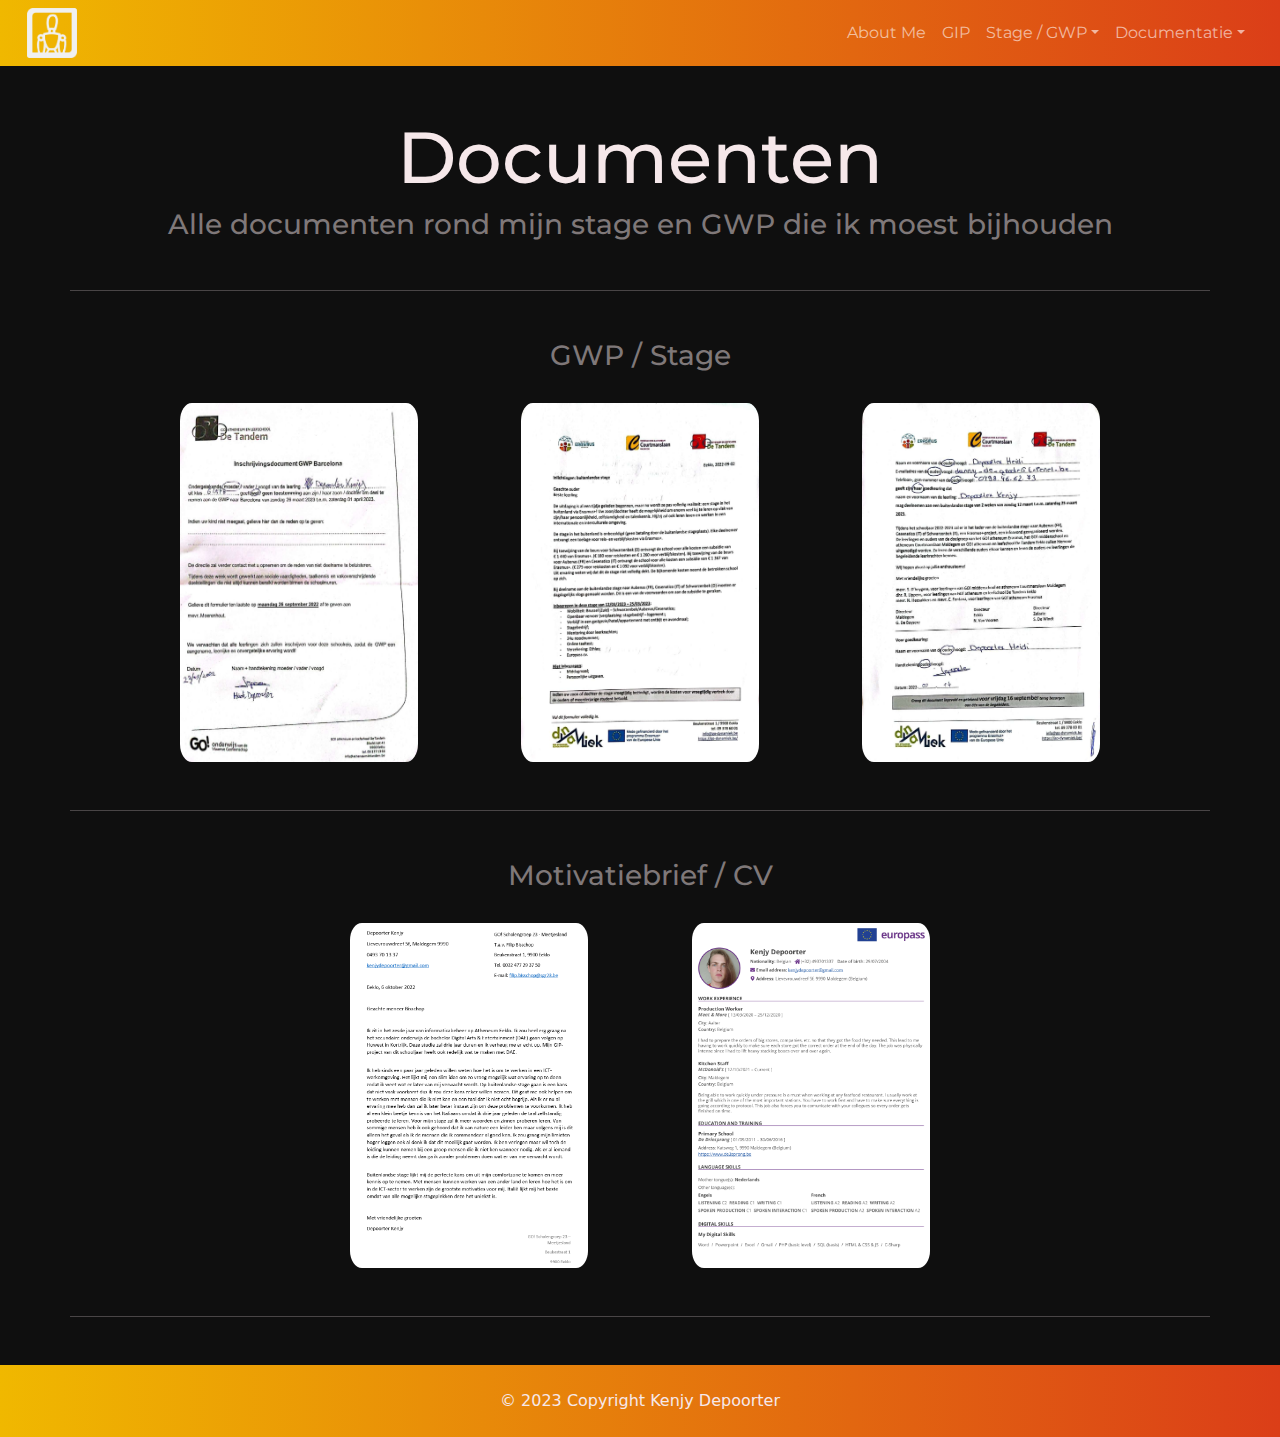
<file: documenten.html>
<!DOCTYPE html>
<html>
<head>
  <title>Documenten - Kenjy</title>
  <link rel="stylesheet" href="css/bootstrap.css">
  <link rel="stylesheet" href="css/style.css">
  <link rel="icon" href="img/logo.png" type="image/png">
</head>
<body>
  <nav class="navbar navbar-expand-lg navbar-dark">
    <div class="dropdown-nav"></div>
    <div class="container-fluid">
       <a class="nav-link" href="index.html">
          <img src="img/logo.png" alt="Logo" class="nav-img">
       </a>
       <button class="navbar-toggler" type="button" data-bs-toggle="collapse" data-bs-target="#navbarColor01" aria-controls="navbarColor01" aria-expanded="false" aria-label="Toggle navigation">
          <span class="navbar-toggler-icon"></span>
       </button>
       <div class="navbar-collapse collapse" id="navbarColor01">
          <ul class="navbar-nav ms-auto">
            <li class="nav-item active nav-margin-rest">
              <a class="nav-link" href="aboutMe.html">About Me</a>
            </li>
            <li class="nav-item active nav-margin-rest">
              <a class="nav-link" href="GIP.html">GIP</a>
            </li>
             <li class="nav-item dropdown nav-margin-rest">
              <a class="nav-link dropdown-toggle" href="#" id="navbarDropdown1" role="button" data-bs-toggle="dropdown" aria-haspopup="true" aria-expanded="false">Stage / GWP</a>
              <div class="dropdown-menu" aria-labelledby="navbarDropdown1">
                <a class="dropdown-item" href="stageVlog.html">Vlog</a>
                <a class="dropdown-item" href="stageVerslag.html">Verslag</a>
                <a class="dropdown-item" href="documenten.html">Documenten</a>
                  </div>
                  </li>
            <li class="nav-item dropdown nav-margin-rest last-nav-btn">
                <a class="nav-link dropdown-toggle" href="#" id="navbarDropdown2" role="button" data-bs-toggle="dropdown" aria-haspopup="true" aria-expanded="false">Documentatie</a>
              <div class="dropdown-menu" aria-labelledby="navbarDropdown2">
                <a class="dropdown-item" href="lexicon.html">Lexicon</a>
                <a class="dropdown-item" href="userStories.html">User Stories</a>
                <a class="dropdown-item" href="planning.html">Planning</a>
                <a class="dropdown-item" href="logboek.html">Logboek</a>
              </div>
            </li>
          </ul>
       </div>
    </div>
  </nav>
  <div class="container my-5">
    <h1 class="text-center">Documenten</h1>
    <h4 class="text-center">Alle documenten rond mijn stage en GWP die ik moest bijhouden</h4>
  </div>
  <hr class="container my-5">
    <div class="row">
      <h4 class="text-center verslagTitle">GWP / Stage</h4>
      <div class="col-4 text-center">
        <img src="img/gip1.jpg" alt="image1" class="img-fluid img-size">
      </div>
      <div class="col-4 text-center">
        <img src="img/gip2.jpg" alt="image1" class="img-fluid img-size">
      </div>
      <div class="col-4 text-center">
        <img src="img/gip3.jpg" alt="image1" class="img-fluid img-size">
      </div>
    </div>
    <hr class="container my-5">
    <div class="row justify-content-center">
      <h4 class="text-center verslagTitle">Motivatiebrief / CV</h4>
      <div class="col-4 text-center">
        <img src="img/motivatieBrief.png" alt="image1" class="img-fluid img-size">
      </div>
      <div class="col-4 text-center">
        <img src="img/CV.png" alt="image1" class="img-fluid img-size">
      </div>
    </div>
  </div>
        <hr class="container my-5">
        <footer class="py-4 text-center text-white">
          <p>&copy; 2023 Copyright Kenjy Depoorter</p>
        </footer>
      <script src="https://code.jquery.com/jquery-3.6.0.min.js"></script>
      <script src="https://cdn.jsdelivr.net/npm/bootstrap@5.0.0/dist/js/bootstrap.min.js"></script>
      <script src="https://stackpath.bootstrapcdn.com/bootstrap/4.5.2/js/bootstrap.min.js"></script>
  </body>
</html>
</file>
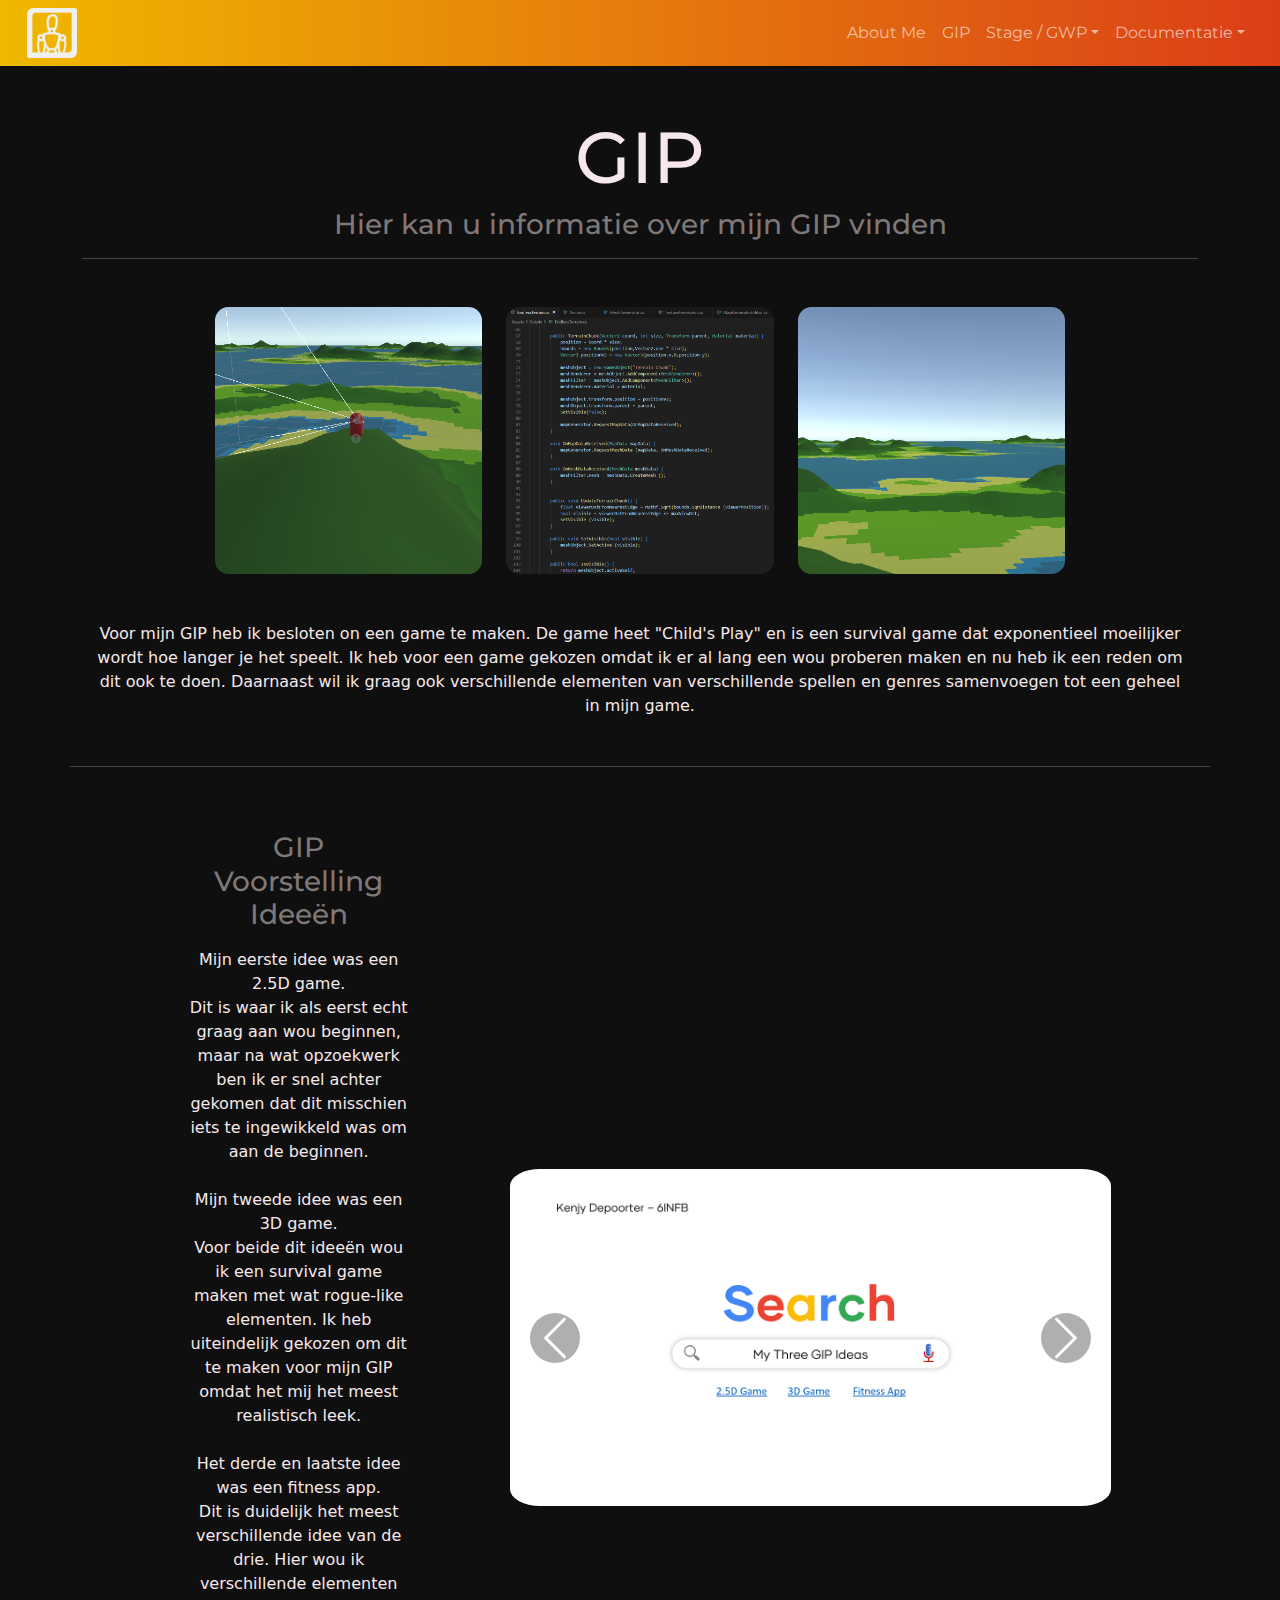
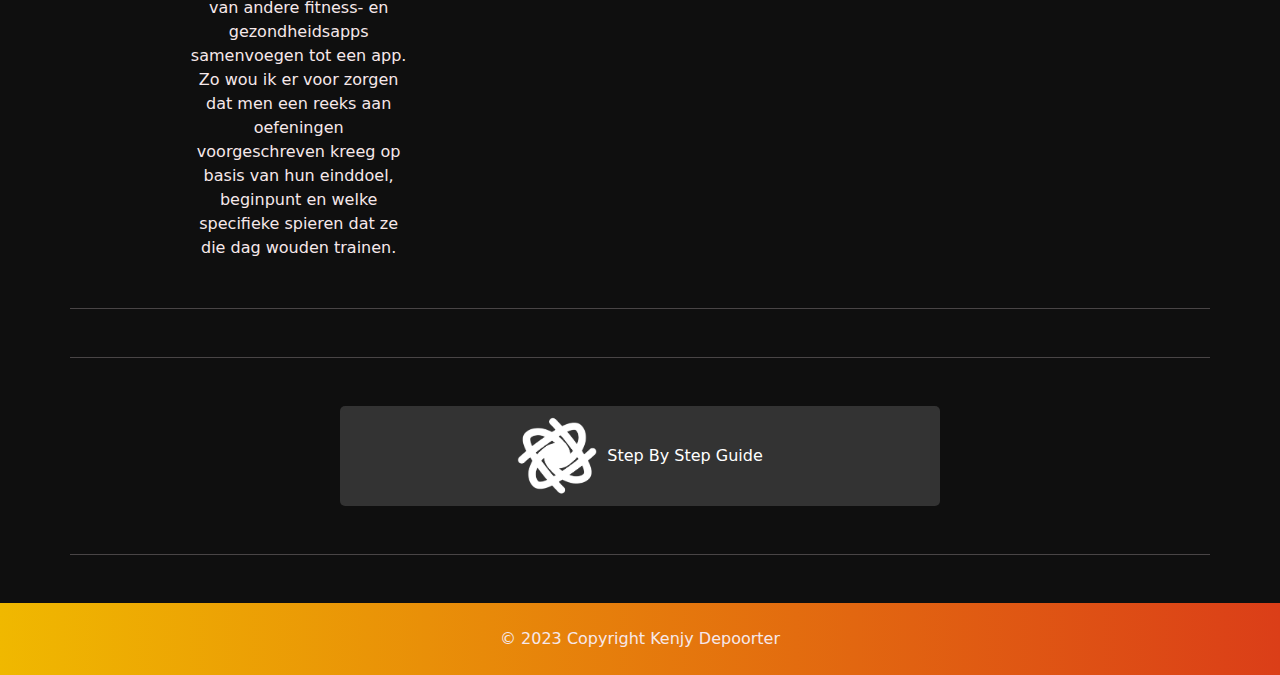
<file: GIP.html>
<!DOCTYPE html>
<html>
<head>
  <title>GIP - Kenjy</title>
  <link rel="stylesheet" href="css/bootstrap.css">
  <link rel="stylesheet" href="css/style.css">
  <link rel="icon" href="img/logo.png" type="image/png">
</head>
<body>
  <nav class="navbar navbar-expand-lg navbar-dark">
    <div class="dropdown-nav"></div>
    <div class="container-fluid">
       <a class="nav-link" href="index.html">
          <img src="img/logo.png" alt="Logo" class="nav-img">
       </a>
       <button class="navbar-toggler" type="button" data-bs-toggle="collapse" data-bs-target="#navbarColor01" aria-controls="navbarColor01" aria-expanded="false" aria-label="Toggle navigation">
          <span class="navbar-toggler-icon"></span>
       </button>
       <div class="navbar-collapse collapse" id="navbarColor01">
          <ul class="navbar-nav ms-auto">
            <li class="nav-item active nav-margin-rest">
              <a class="nav-link" href="aboutMe.html">About Me</a>
            </li>
            <li class="nav-item active nav-margin-rest">
              <a class="nav-link" href="GIP.html">GIP</a>
            </li>
             <li class="nav-item dropdown nav-margin-rest">
              <a class="nav-link dropdown-toggle" href="#" id="navbarDropdown1" role="button" data-bs-toggle="dropdown" aria-haspopup="true" aria-expanded="false">Stage / GWP</a>
              <div class="dropdown-menu" aria-labelledby="navbarDropdown1">
                <a class="dropdown-item" href="stageVlog.html">Vlog</a>
                <a class="dropdown-item" href="stageVerslag.html">Verslag</a>
                <a class="dropdown-item" href="documenten.html">Documenten</a>
                  </div>
                  </li>
            <li class="nav-item dropdown nav-margin-rest last-nav-btn">
                <a class="nav-link dropdown-toggle" href="#" id="navbarDropdown2" role="button" data-bs-toggle="dropdown" aria-haspopup="true" aria-expanded="false">Documentatie</a>
              <div class="dropdown-menu" aria-labelledby="navbarDropdown2">
                <a class="dropdown-item" href="lexicon.html">Lexicon</a>
                <a class="dropdown-item" href="userStories.html">User Stories</a>
                <a class="dropdown-item" href="planning.html">Planning</a>
                <a class="dropdown-item" href="logboek.html">Logboek</a>
              </div>
            </li>
          </ul>
       </div>
    </div>
  </nav>
  <div class="container my-5">
    <h1 class="text-center">GIP</h1>
    <h4 class="text-center">Hier kan u informatie over mijn GIP vinden</h4>
      <hr>
      <div class="my-5"></div>
      <div class="container my-5">
        <div class="row">
          <div class="col-4 text-center">
              <img src="img/ingame1.png" alt="image1" class="img-fluid">
            </div>
            <div class="col-4 text-center">
              <img src="img/code.png" alt="image2" class="img-fluid">
            </div>
            <div class="col-4 text-center">
              <img src="img/ingame2.png" alt="image3" class="img-fluid">
            </div>
          </div>
        <div class="my-5"></div>
          <p class="text-center">Voor mijn GIP heb ik besloten on een game te maken. De game heet "Child's Play" en is een survival game dat exponentieel moeilijker wordt hoe langer je het speelt. Ik heb voor een game gekozen omdat ik er al lang een wou proberen maken en nu heb ik een reden om dit ook te doen. Daarnaast wil ik graag ook verschillende elementen van verschillende spellen en genres samenvoegen tot een geheel in mijn game.</p>
        </div>
        </div>
        <hr class="container my-5">
        <div class="row">
          <div class="col-sm-4 text-center">
            <h4 class="center-about aboutWidth my-3">GIP Voorstelling Ideeën</h4>
            <p class="center-about aboutWidth">Mijn eerste idee was een 2.5D game.<br>Dit is waar ik als eerst echt graag aan wou beginnen, maar na wat opzoekwerk ben ik er snel achter gekomen dat dit misschien iets te ingewikkeld was om aan de beginnen.<br><br>Mijn tweede idee was een 3D game.<br>Voor beide dit ideeën wou ik een survival game maken met wat rogue-like elementen. Ik heb uiteindelijk gekozen om dit te maken voor mijn GIP omdat het mij het meest realistisch leek.<br><br>Het derde en laatste idee was een fitness app.<br>Dit is duidelijk het meest verschillende idee van de drie. Hier wou ik verschillende elementen van andere fitness- en gezondheidsapps samenvoegen tot een app. Zo wou ik er voor zorgen dat men een reeks aan oefeningen voorgeschreven kreeg op basis van hun einddoel, beginpunt en welke specifieke spieren dat ze die dag wouden trainen.</p>
          </div>
        <div class="col-sm-7-5 center-about">
        <div id="carouselExampleIndicators" class="carousel slide" data-ride="carousel">
          <ol class="carousel-indicators">
            <li data-target="#carouselExampleIndicators" data-slide-to="0" class="active"></li>
            <li data-target="#carouselExampleIndicators" data-slide-to="1"></li>
            <li data-target="#carouselExampleIndicators" data-slide-to="2"></li>
            <li data-target="#carouselExampleIndicators" data-slide-to="3"></li>
            <li data-target="#carouselExampleIndicators" data-slide-to="4"></li>
            <li data-target="#carouselExampleIndicators" data-slide-to="5"></li>
            <li data-target="#carouselExampleIndicators" data-slide-to="6"></li>
            <li data-target="#carouselExampleIndicators" data-slide-to="7"></li>
          </ol>
            <div class="carousel-inner">
              <div class="carousel-item active">
                <img src="img/pwp1.png" class="d-block w-100" alt="Image 1">
              </div>
              <div class="carousel-item">
                <img src="img/pwp2.png" class="d-block w-100" alt="Image 2">
              </div>
              <div class="carousel-item">
                <img src="img/pwp3.png" class="d-block w-100" alt="Image 3">
              </div>
              <div class="carousel-item">
                <img src="img/pwp4.png" class="d-block w-100" alt="Image 4">
              </div>
              <div class="carousel-item">
                <img src="img/pwp5.png" class="d-block w-100" alt="Image 5">
              </div>
              <div class="carousel-item">
                <img src="img/pwp6.png" class="d-block w-100" alt="Image 6">
              </div>
              <div class="carousel-item">
                <img src="img/pwp7.png" class="d-block w-100" alt="Image 7">
              </div>
              <div class="carousel-item">
                <img src="img/pwp8.png" class="d-block w-100" alt="Image 8">
              </div>
            </div>
            <a class="carousel-control-prev" href="#carouselExampleIndicators" role="button" data-slide="prev">
              <span class="carousel-control-prev-icon" aria-hidden="true"></span>
              <span class="visually-hidden">Previous</span>
            </a>
            <a class="carousel-control-next" href="#carouselExampleIndicators" role="button" data-slide="next">
              <span class="carousel-control-next-icon" aria-hidden="true"></span>
              <span class="visually-hidden">
            </a>
          </div>
        </div>
      </div>
    </div>
      <hr class="container my-5">
      <hr class="container my-5">
      <div class="row text-center">
        <a href="stepByStep.html">
          <button class="btn-image" href="index.html">
            <img src="img/log.png" alt="Image">
            <span>Step By Step Guide</span>
          </button>
        </a>
      </div>
      <hr class="container my-5">
      <footer class="py-4 text-center text-white">
        <p>&copy; 2023 Copyright Kenjy Depoorter</p>
      </footer>
    <script src="https://code.jquery.com/jquery-3.6.0.min.js"></script>
    <script src="https://cdn.jsdelivr.net/npm/bootstrap@5.0.0/dist/js/bootstrap.min.js"></script>
    <script src="https://stackpath.bootstrapcdn.com/bootstrap/4.5.2/js/bootstrap.min.js"></script>
  </body>
</html>
</file>
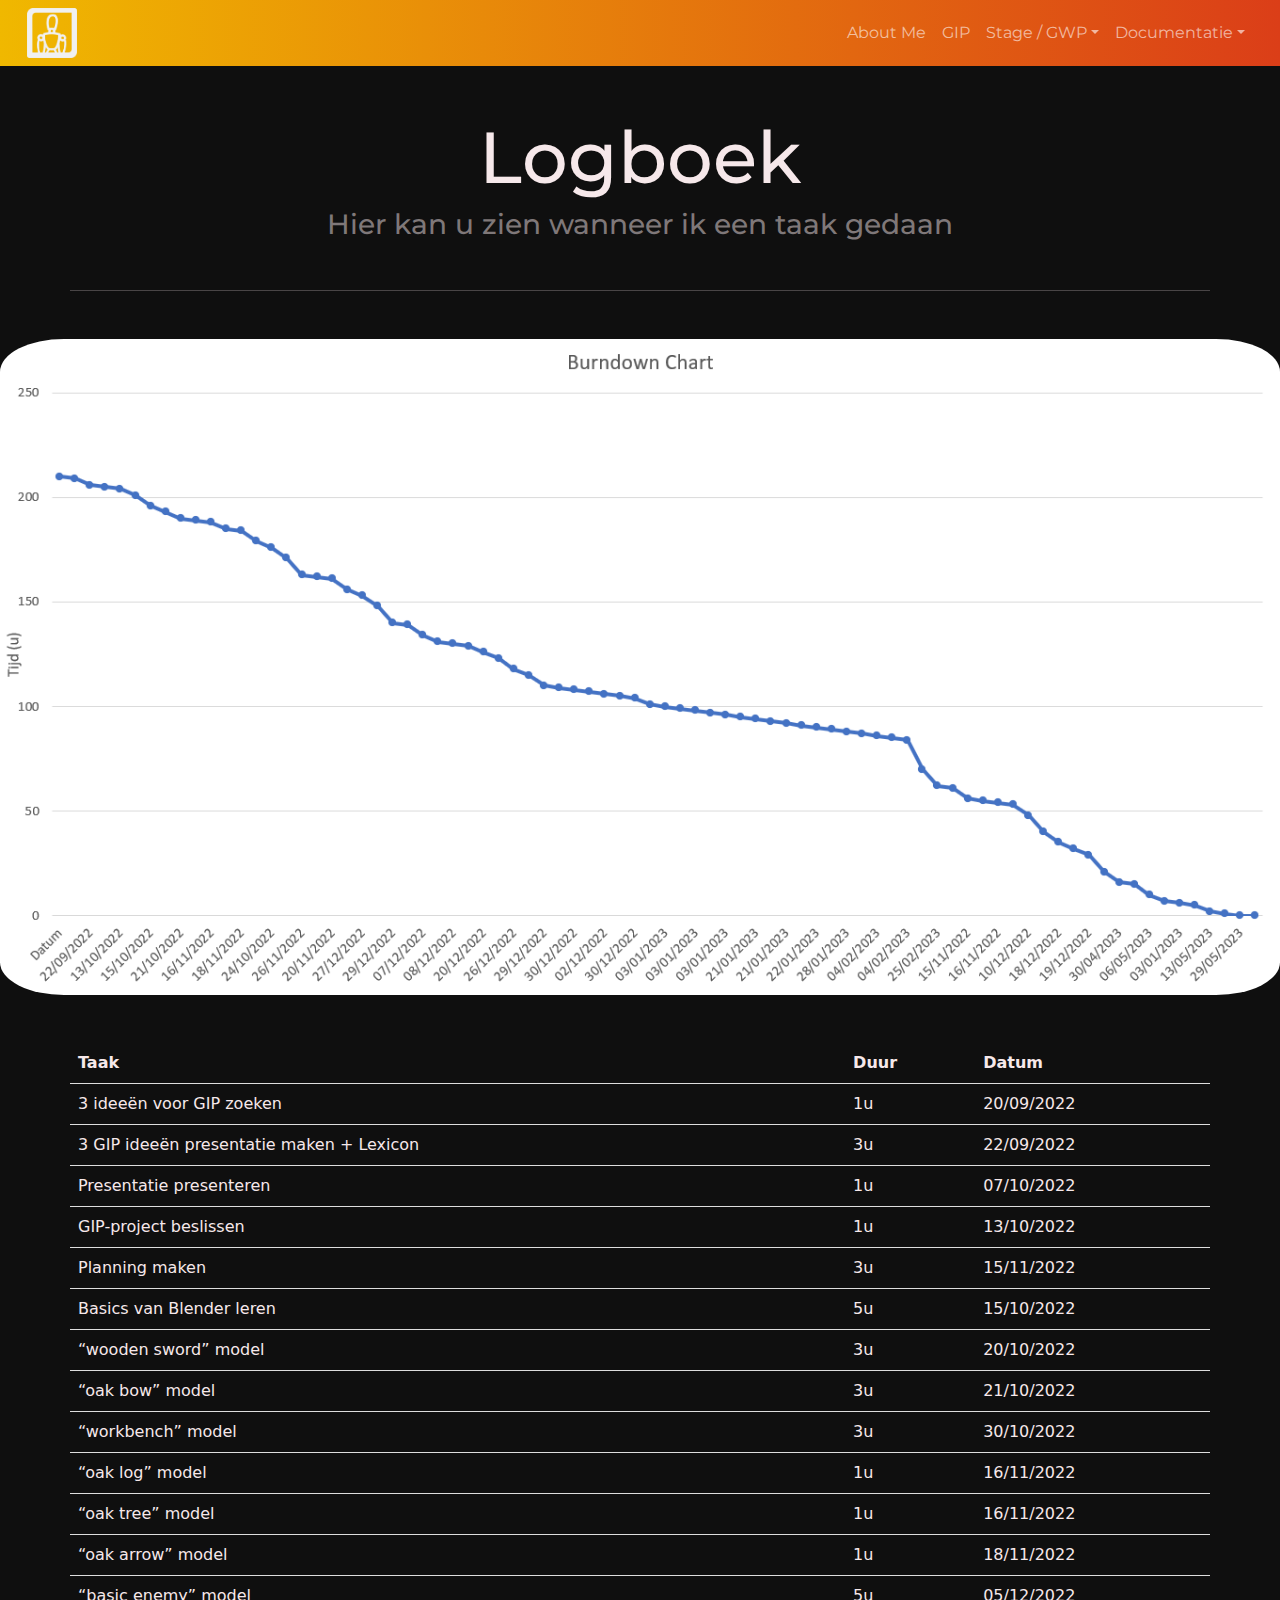
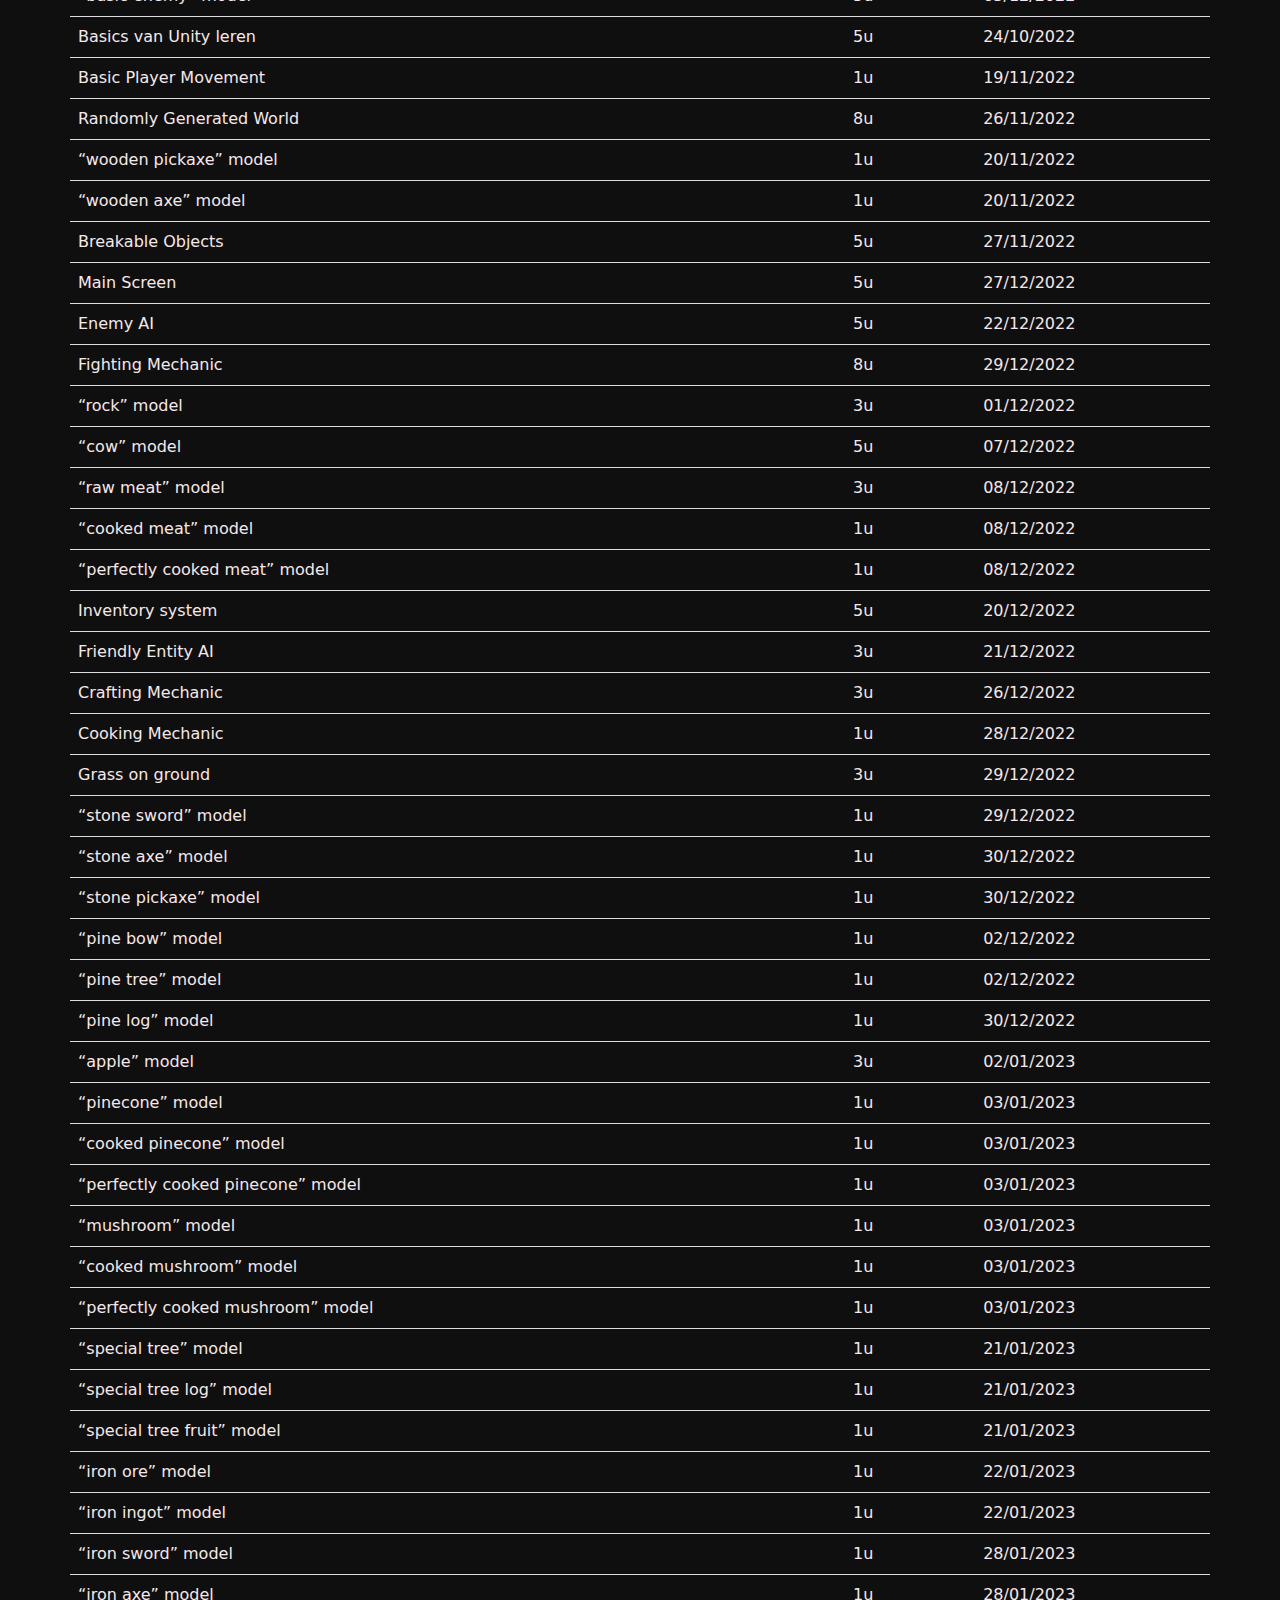
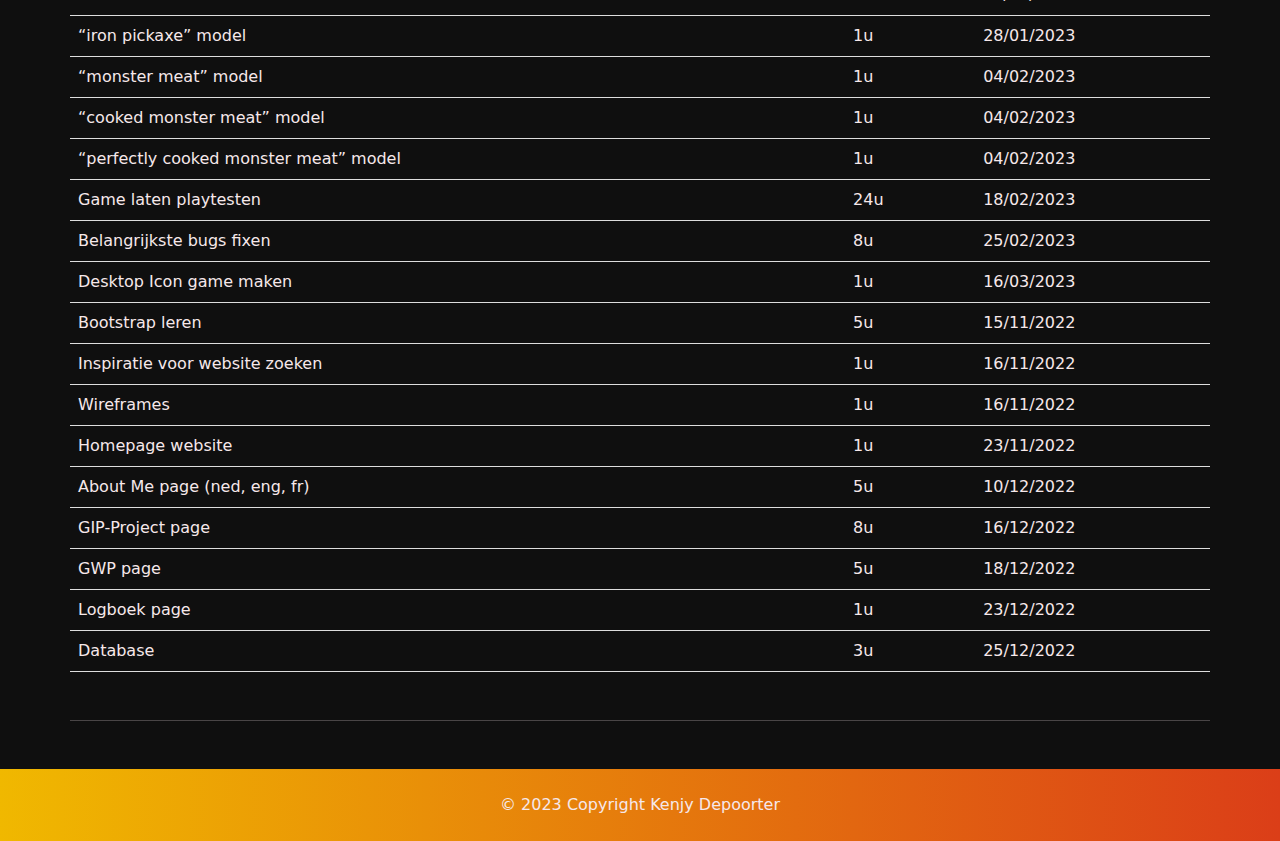
<file: logboek.html>
<!DOCTYPE html>
<html>
<head>
  <title>User Stories - Kenjy</title>
  <link rel="stylesheet" href="css/bootstrap.css">
  <link rel="stylesheet" href="css/style.css">
  <link rel="icon" href="img/logo.png" type="image/png">
</head>
<body>
  <nav class="navbar navbar-expand-lg navbar-dark">
    <div class="dropdown-nav"></div>
    <div class="container-fluid">
       <a class="nav-link" href="index.html">
          <img src="img/logo.png" alt="Logo" class="nav-img">
       </a>
       <button class="navbar-toggler" type="button" data-bs-toggle="collapse" data-bs-target="#navbarColor01" aria-controls="navbarColor01" aria-expanded="false" aria-label="Toggle navigation">
          <span class="navbar-toggler-icon"></span>
       </button>
       <div class="navbar-collapse collapse" id="navbarColor01">
          <ul class="navbar-nav ms-auto">
            <li class="nav-item active nav-margin-rest">
              <a class="nav-link" href="aboutMe.html">About Me</a>
            </li>
            <li class="nav-item active nav-margin-rest">
              <a class="nav-link" href="GIP.html">GIP</a>
            </li>
             <li class="nav-item dropdown nav-margin-rest">
              <a class="nav-link dropdown-toggle" href="#" id="navbarDropdown1" role="button" data-bs-toggle="dropdown" aria-haspopup="true" aria-expanded="false">Stage / GWP</a>
              <div class="dropdown-menu" aria-labelledby="navbarDropdown1">
                <a class="dropdown-item" href="stageVlog.html">Vlog</a>
                <a class="dropdown-item" href="stageVerslag.html">Verslag</a>
                <a class="dropdown-item" href="documenten.html">Documenten</a>
                  </div>
                  </li>
            <li class="nav-item dropdown nav-margin-rest last-nav-btn">
                <a class="nav-link dropdown-toggle" href="#" id="navbarDropdown2" role="button" data-bs-toggle="dropdown" aria-haspopup="true" aria-expanded="false">Documentatie</a>
              <div class="dropdown-menu" aria-labelledby="navbarDropdown2">
                <a class="dropdown-item" href="lexicon.html">Lexicon</a>
                <a class="dropdown-item" href="userStories.html">User Stories</a>
                <a class="dropdown-item" href="planning.html">Planning</a>
                <a class="dropdown-item" href="logboek.html">Logboek</a>
              </div>
            </li>
          </ul>
       </div>
    </div>
  </nav>
  <div class="container my-5">
    <h1 class="text-center">Logboek</h1>
    <h4 class="text-center">Hier kan u zien wanneer ik een taak gedaan</h4>
  </div>
  <hr class="container my-5">
  <img src="img/burndown.png" alt="image" class="img-fluid mx-auto d-block my-5">
    <table class="container">
      <tr>
          <th>Taak</th>
          <th>Duur</th>
          <th>Datum</th>
      </tr>
      <tr>
          <td>3 ideeën voor GIP zoeken</td>
          <td>1u</td>
          <td>20/09/2022</td>
      </tr>
      <tr>
          <td>3 GIP ideeën presentatie maken + Lexicon</td>
          <td>3u</td>
          <td>22/09/2022</td>
      </tr>
      <tr>
          <td>Presentatie presenteren</td>
          <td>1u</td>
          <td>07/10/2022</td>
      </tr>
      <tr>
          <td>GIP-project beslissen</td>
          <td>1u</td>
          <td>13/10/2022</td>
      </tr>
      <tr>
          <td>Planning maken</td>
          <td>3u</td>
          <td>15/11/2022</td>
      </tr>
      <tr>
          <td>Basics van Blender leren</td>
          <td>5u</td>
          <td>15/10/2022</td>
      </tr>
      <tr>
          <td>“wooden sword” model</td>
          <td>3u</td>
          <td>20/10/2022</td>
      </tr>
      <tr>
          <td>“oak bow” model</td>
          <td>3u</td>
          <td>21/10/2022</td>
      </tr>
      <tr>
          <td>“workbench” model</td>
          <td>3u</td>
          <td>30/10/2022</td>
      </tr>
      <tr>
          <td>“oak log” model</td>
          <td>1u</td>
          <td>16/11/2022</td>
      </tr>
      <tr>
          <td>“oak tree” model</td>
          <td>1u</td>
          <td>16/11/2022</td>
      </tr>
      <tr>
          <td>“oak arrow” model</td>
          <td>1u</td>
          <td>18/11/2022</td>
      </tr>
      <tr>
          <td>“basic enemy” model</td>
          <td>5u</td>
          <td>05/12/2022</td>
      </tr>
      <tr>
          <td>Basics van Unity leren</td>
          <td>5u</td>
          <td>24/10/2022</td>
      </tr>
      <tr>
          <td>Basic Player Movement</td>
          <td>1u</td>
          <td>19/11/2022</td>
      </tr>
      <tr>
          <td>Randomly Generated World</td>
          <td>8u</td>
          <td>26/11/2022</td>
      </tr>
      <tr>
          <td>“wooden pickaxe” model</td>
          <td>1u</td>
          <td>20/11/2022</td>
      </tr>
      <tr>
          <td>“wooden axe” model</td>
          <td>1u</td>
          <td>20/11/2022</td>
      </tr>
      <tr>
          <td>Breakable Objects</td>
          <td>5u</td>
          <td>27/11/2022</td>
      </tr>
      <tr>
          <td>Main Screen</td>
          <td>5u</td>
          <td>27/12/2022</td>
      </tr>
      <tr>
          <td>Enemy AI</td>
          <td>5u</td>
          <td>22/12/2022</td>
      </tr>
      <tr>
          <td>Fighting Mechanic</td>
          <td>8u</td>
          <td>29/12/2022</td>
      </tr>
      <tr>
          <td>“rock” model</td>
          <td>3u</td>
          <td>01/12/2022</td>
      </tr>
      <tr>
          <td>“cow” model</td>
          <td>5u</td>
          <td>07/12/2022</td>
      </tr>
      <tr>
          <td>“raw meat” model</td>
          <td>3u</td>
          <td>08/12/2022</td>
      </tr>
      <tr>
          <td>“cooked meat” model</td>
          <td>1u</td>
          <td>08/12/2022</td>
      </tr>
      <tr>
          <td>“perfectly cooked meat” model</td>
          <td>1u</td>
          <td>08/12/2022</td>
      </tr>
      <tr>
          <td>Inventory system</td>
          <td>5u</td>
          <td>20/12/2022</td>
      </tr>
      <tr>
          <td>Friendly Entity AI</td>
          <td>3u</td>
          <td>21/12/2022</td>
      </tr>
      <tr>
          <td>Crafting Mechanic</td>
          <td>3u</td>
          <td>26/12/2022</td>
      </tr>
      <tr>
          <td>Cooking Mechanic</td>
          <td>1u</td>
          <td>28/12/2022</td>
      </tr>
      <tr>
          <td>Grass on ground</td>
          <td>3u</td>
          <td>29/12/2022</td>
      </tr>
      <tr>
          <td>“stone sword” model</td>
          <td>1u</td>
          <td>29/12/2022</td>
      </tr>
      <tr>
          <td>“stone axe” model</td>
          <td>1u</td>
          <td>30/12/2022</td>
      </tr>
      <tr>
          <td>“stone pickaxe” model</td>
          <td>1u</td>
          <td>30/12/2022</td>
      </tr>
      <tr>
          <td>“pine bow” model</td>
          <td>1u</td>
          <td>02/12/2022</td>
      </tr>
      <tr>
          <td>“pine tree” model</td>
          <td>1u</td>
          <td>02/12/2022</td>
      </tr>
      <tr>
          <td>“pine log” model</td>
          <td>1u</td>
          <td>30/12/2022</td>
      </tr>
      <tr>
          <td>“apple” model</td>
          <td>3u</td>
          <td>02/01/2023</td>
      </tr>
      <tr>
          <td>“pinecone” model</td>
          <td>1u</td>
          <td>03/01/2023</td>
      </tr>
      <tr>
          <td>“cooked pinecone” model</td>
          <td>1u</td>
          <td>03/01/2023</td>
      </tr>
      <tr>
          <td>“perfectly cooked pinecone” model</td>
          <td>1u</td>
          <td>03/01/2023</td>
      </tr>
      <tr>
          <td>“mushroom” model</td>
          <td>1u</td>
          <td>03/01/2023</td>
      </tr>
      <tr>
          <td>“cooked mushroom” model</td>
          <td>1u</td>
          <td>03/01/2023</td>
      </tr>
      <tr>
          <td>“perfectly cooked mushroom” model</td>
          <td>1u</td>
          <td>03/01/2023</td>
      </tr>
      <tr>
          <td>“special tree” model</td>
          <td>1u</td>
          <td>21/01/2023</td>
      </tr>
      <tr>
          <td>“special tree log” model</td>
          <td>1u</td>
          <td>21/01/2023</td>
      </tr>
      <tr>
          <td>“special tree fruit” model</td>
          <td>1u</td>
          <td>21/01/2023</td>
      </tr>
      <tr>
          <td>“iron ore” model</td>
          <td>1u</td>
          <td>22/01/2023</td>
      </tr>
      <tr>
          <td>“iron ingot” model</td>
          <td>1u</td>
          <td>22/01/2023</td>
      </tr>
      <tr>
          <td>“iron sword” model</td>
          <td>1u</td>
          <td>28/01/2023</td>
      </tr>
      <tr>
          <td>“iron axe” model</td>
          <td>1u</td>
          <td>28/01/2023</td>
      </tr>
      <tr>
          <td>“iron pickaxe” model</td>
          <td>1u</td>
          <td>28/01/2023</td>
      </tr>
      <tr>
          <td>“monster meat” model</td>
          <td>1u</td>
          <td>04/02/2023</td>
      </tr>
      <tr>
          <td>“cooked monster meat” model</td>
          <td>1u</td>
          <td>04/02/2023</td>
      </tr>
      <tr>
          <td>“perfectly cooked monster meat” model</td>
          <td>1u</td>
          <td>04/02/2023</td>
      </tr>
      <tr>
          <td>Game laten playtesten</td>
          <td>24u</td>
          <td>18/02/2023</td>
      </tr>
      <tr>
          <td>Belangrijkste bugs fixen</td>
          <td>8u</td>
          <td>25/02/2023</td>
      </tr>
      <tr>
          <td>Desktop Icon game maken</td>
          <td>1u</td>
          <td>16/03/2023</td>
      </tr>
      <tr>
          <td>Bootstrap leren</td>
          <td>5u</td>
          <td>15/11/2022</td>
      </tr>
      <tr>
          <td>Inspiratie voor website zoeken</td>
          <td>1u</td>
          <td>16/11/2022</td>
      </tr>
      <tr>
          <td>Wireframes</td>
          <td>1u</td>
          <td>16/11/2022</td>
      </tr>
      <tr>
          <td>Homepage website</td>
          <td>1u</td>
          <td>23/11/2022</td>
      </tr>
      <tr>
          <td>About Me page (ned, eng, fr)</td>
          <td>5u</td>
          <td>10/12/2022</td>
      </tr>
      <tr>
          <td>GIP-Project page</td>
          <td>8u</td>
          <td>16/12/2022</td>
      </tr>
      <tr>
          <td>GWP page</td>
          <td>5u</td>
          <td>18/12/2022</td>
      </tr>
      <tr>
          <td>Logboek page</td>
          <td>1u</td>
          <td>23/12/2022</td>
      </tr>
      <tr>
          <td>Database</td>
          <td>3u</td>
          <td>25/12/2022</td>
      </tr>
  </table>
        <hr class="container my-5">
        <footer class="py-4 text-center text-white">
          <p>&copy; 2023 Copyright Kenjy Depoorter</p>
        </footer>
    <script src="https://code.jquery.com/jquery-3.6.0.min.js"></script>
    <script src="https://cdn.jsdelivr.net/npm/bootstrap@5.0.0/dist/js/bootstrap.min.js"></script>
    <script src="https://stackpath.bootstrapcdn.com/bootstrap/4.5.2/js/bootstrap.min.js"></script>
  </body>
</html>
</file>
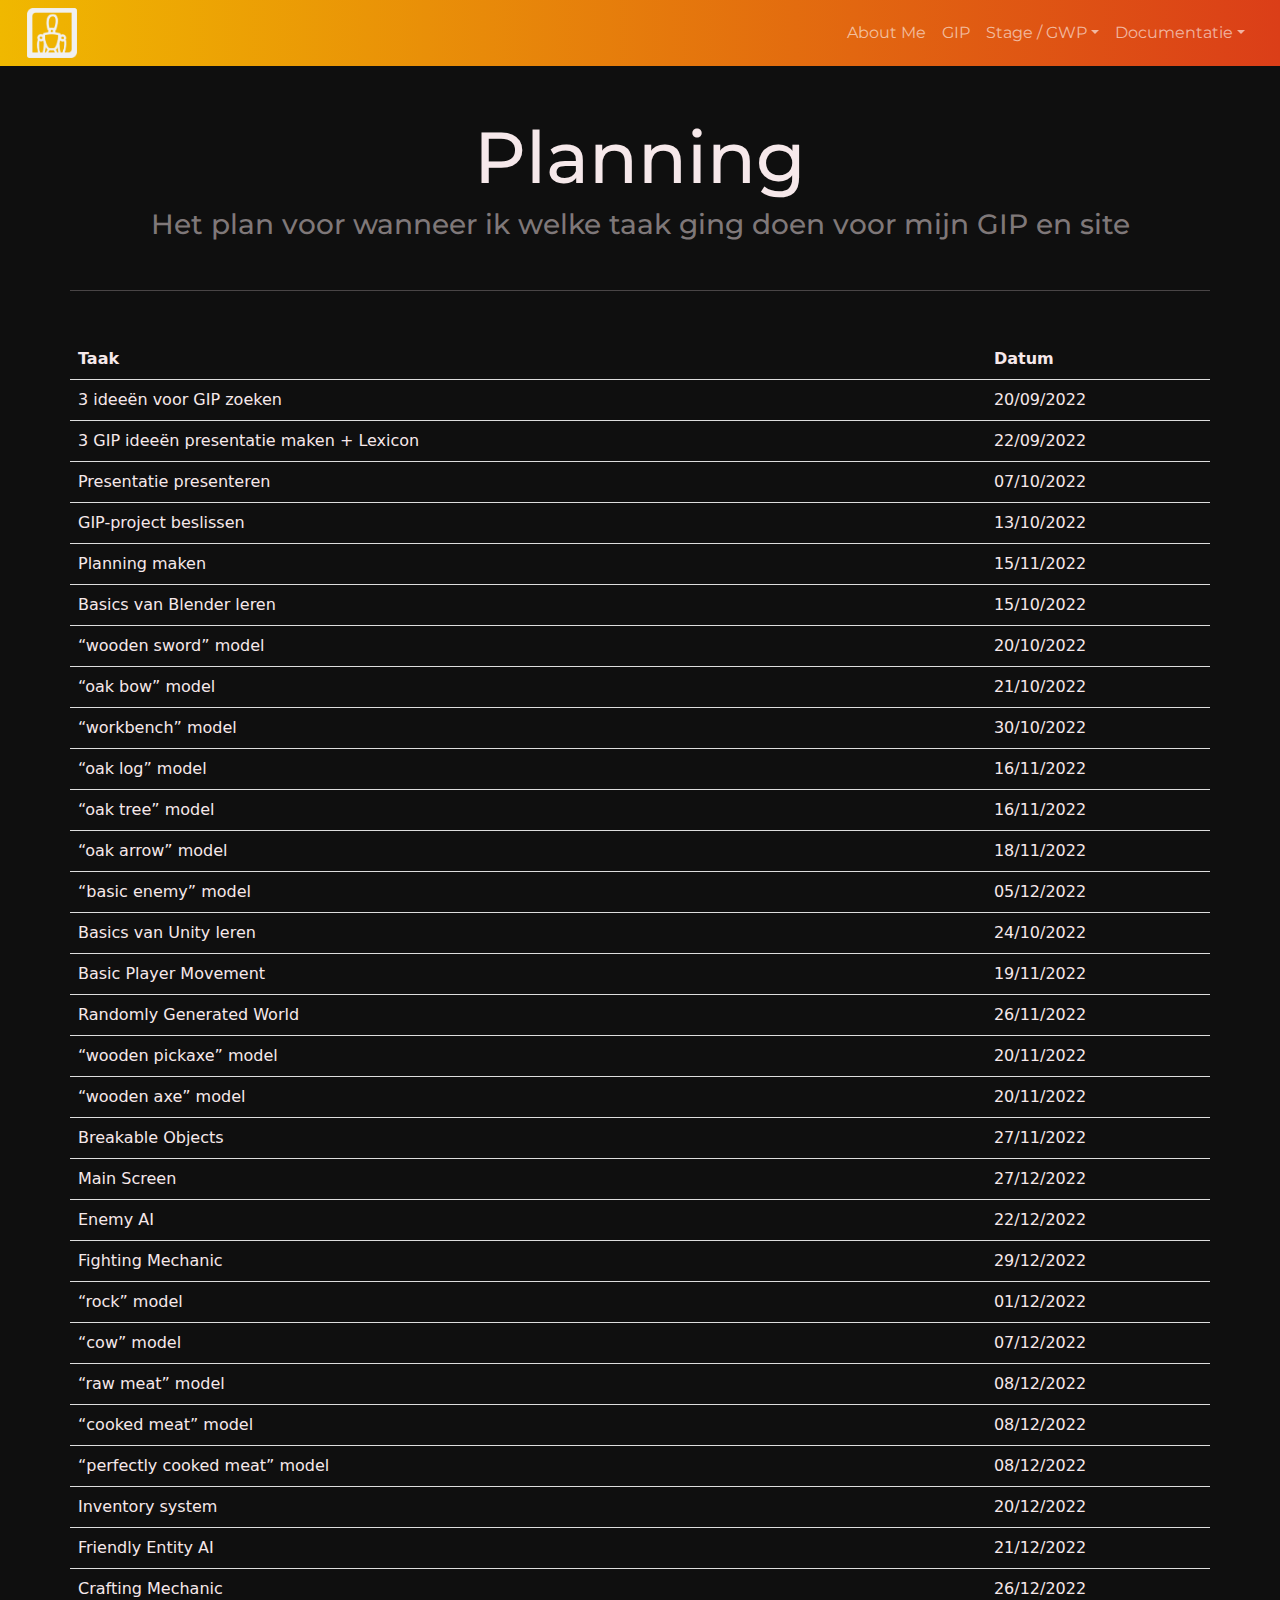
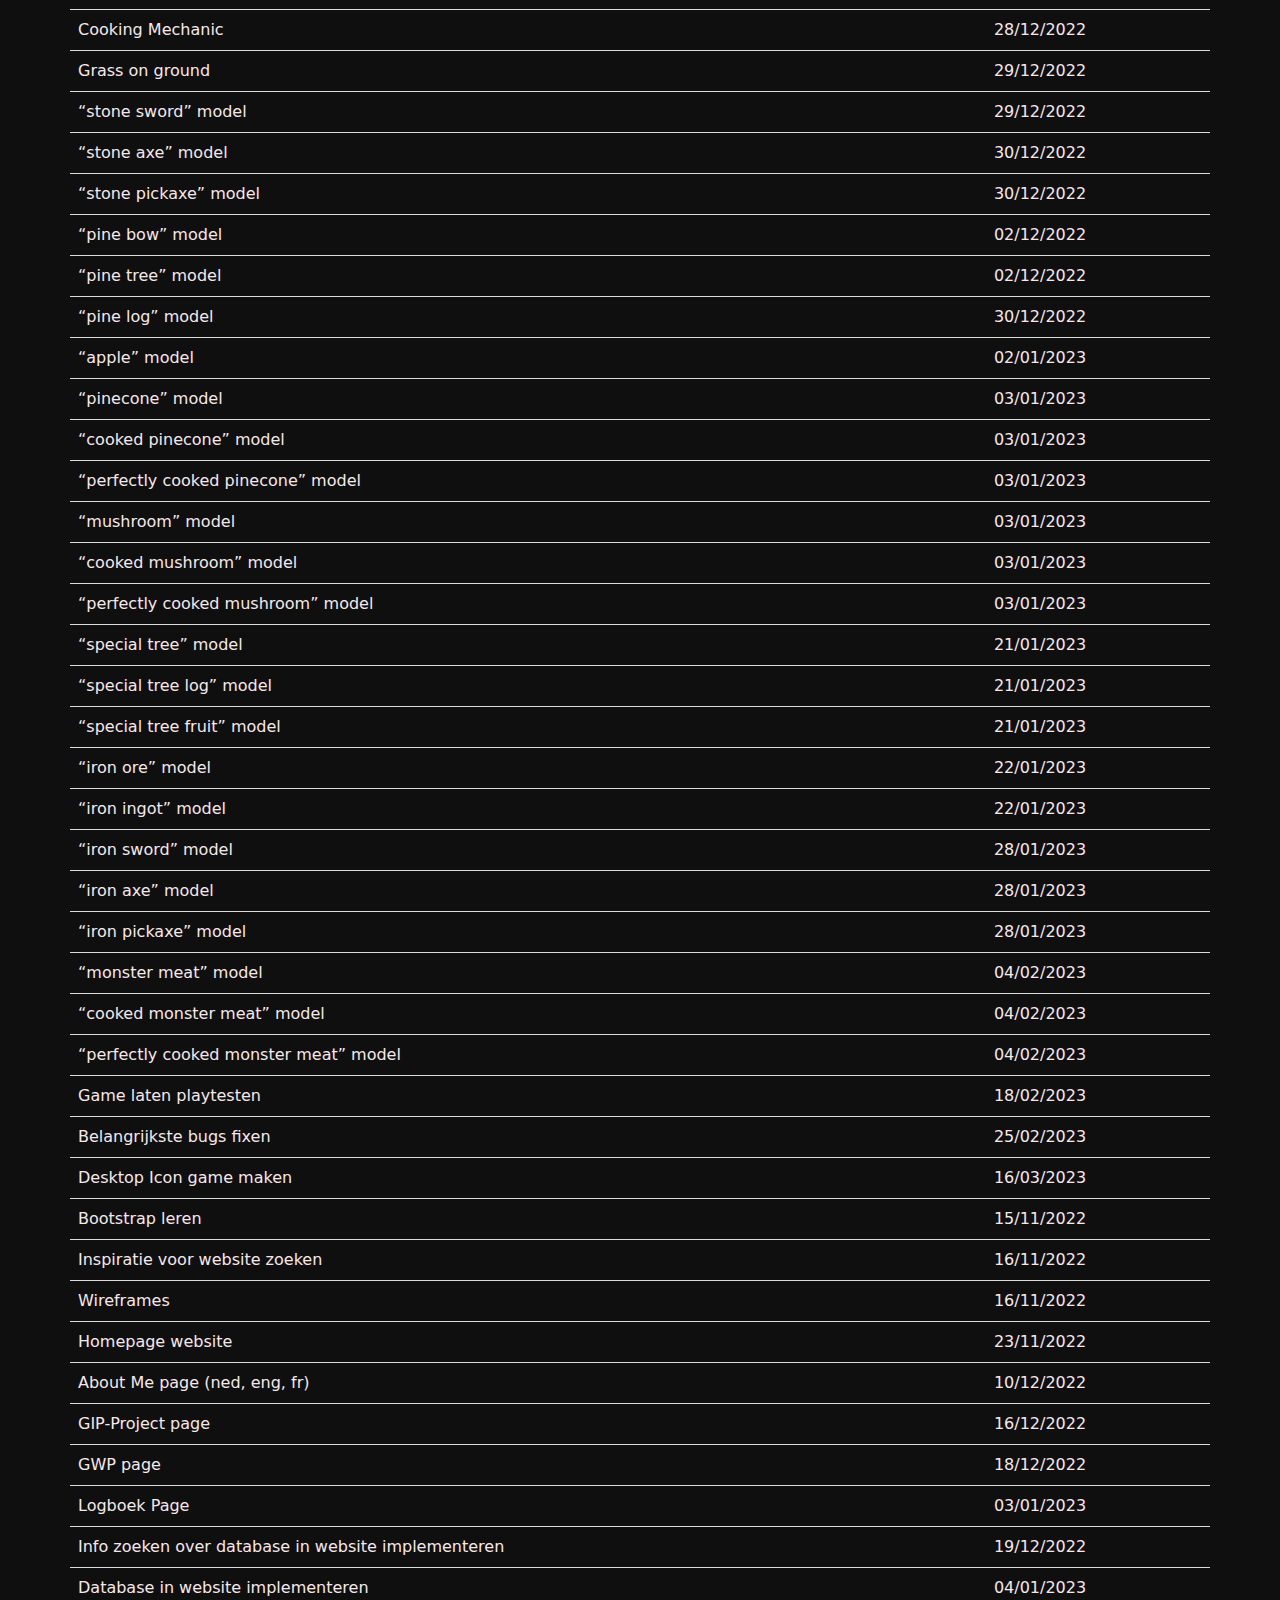
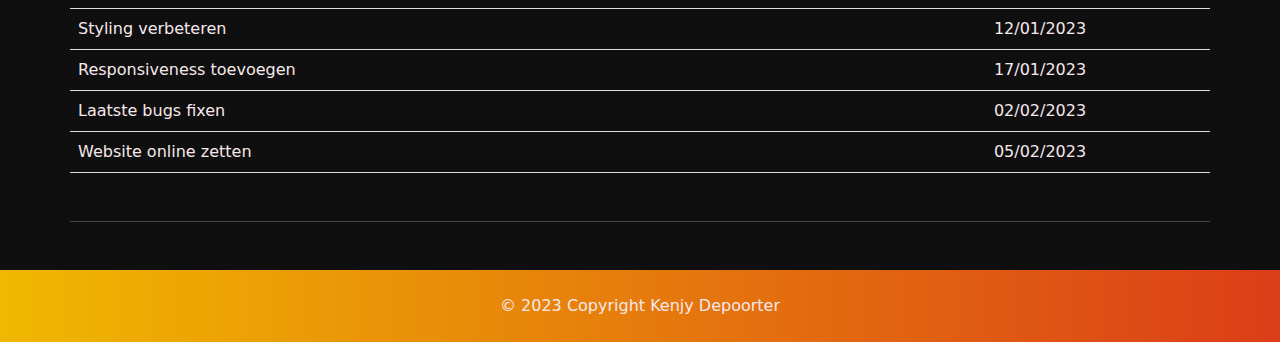
<file: planning.html>
<!DOCTYPE html>
<html>
<head>
  <title>Planning - Kenjy</title>
  <link rel="stylesheet" href="css/bootstrap.css">
  <link rel="stylesheet" href="css/style.css">
  <link rel="icon" href="img/logo.png" type="image/png">
</head>
<body>
  <nav class="navbar navbar-expand-lg navbar-dark">
    <div class="dropdown-nav"></div>
    <div class="container-fluid">
       <a class="nav-link" href="index.html">
          <img src="img/logo.png" alt="Logo" class="nav-img">
       </a>
       <button class="navbar-toggler" type="button" data-bs-toggle="collapse" data-bs-target="#navbarColor01" aria-controls="navbarColor01" aria-expanded="false" aria-label="Toggle navigation">
          <span class="navbar-toggler-icon"></span>
       </button>
       <div class="navbar-collapse collapse" id="navbarColor01">
          <ul class="navbar-nav ms-auto">
            <li class="nav-item active nav-margin-rest">
              <a class="nav-link" href="aboutMe.html">About Me</a>
            </li>
            <li class="nav-item active nav-margin-rest">
              <a class="nav-link" href="GIP.html">GIP</a>
            </li>
             <li class="nav-item dropdown nav-margin-rest">
              <a class="nav-link dropdown-toggle" href="#" id="navbarDropdown1" role="button" data-bs-toggle="dropdown" aria-haspopup="true" aria-expanded="false">Stage / GWP</a>
              <div class="dropdown-menu" aria-labelledby="navbarDropdown1">
                <a class="dropdown-item" href="stageVlog.html">Vlog</a>
                <a class="dropdown-item" href="stageVerslag.html">Verslag</a>
                <a class="dropdown-item" href="documenten.html">Documenten</a>
                  </div>
                  </li>
            <li class="nav-item dropdown nav-margin-rest last-nav-btn">
                <a class="nav-link dropdown-toggle" href="#" id="navbarDropdown2" role="button" data-bs-toggle="dropdown" aria-haspopup="true" aria-expanded="false">Documentatie</a>
              <div class="dropdown-menu" aria-labelledby="navbarDropdown2">
                <a class="dropdown-item" href="lexicon.html">Lexicon</a>
                <a class="dropdown-item" href="userStories.html">User Stories</a>
                <a class="dropdown-item" href="planning.html">Planning</a>
                <a class="dropdown-item" href="logboek.html">Logboek</a>
              </div>
            </li>
          </ul>
       </div>
    </div>
  </nav>
  <div class="container my-5">
    <h1 class="text-center">Planning</h1>
    <h4 class="text-center">Het plan voor wanneer ik welke taak ging doen voor mijn GIP en site</h4>
  </div>
  <hr class="container my-5">
  <table class="container">
    <thead>
      <tr>
        <th>Taak</th>
        <th>Datum</th>
      </tr>
    </thead>
    <tbody>
      <tr>
        <td>3 ideeën voor GIP zoeken</td>
        <td>20/09/2022</td>
      </tr>
      <tr>
        <td>3 GIP ideeën presentatie maken + Lexicon</td>
        <td>22/09/2022</td>
      </tr>
      <tr>
        <td>Presentatie presenteren</td>
        <td>07/10/2022</td>
      </tr>
      <tr>
        <td>GIP-project beslissen</td>
        <td>13/10/2022</td>
      </tr>
      <tr>
        <td>Planning maken</td>
        <td>15/11/2022</td>
      </tr>
      <tr>
        <td>Basics van Blender leren</td>
        <td>15/10/2022</td>
      </tr>
      <tr>
        <td>“wooden sword” model</td>
        <td>20/10/2022</td>
      </tr>
      <tr>
        <td>“oak bow” model</td>
        <td>21/10/2022</td>
      </tr>
      <tr>
        <td>“workbench” model</td>
        <td>30/10/2022</td>
      </tr>
      <tr>
        <td>“oak log” model</td>
        <td>16/11/2022</td>
      </tr>
      <tr>
        <td>“oak tree” model</td>
        <td>16/11/2022</td>
      </tr>
      <tr>
        <td>“oak arrow” model</td>
        <td>18/11/2022</td>
      </tr>
      <tr>
        <td>“basic enemy” model</td>
        <td>05/12/2022</td>
      </tr>
      <tr>
        <td>Basics van Unity leren</td>
        <td>24/10/2022</td>
      </tr>
      <tr>
        <td>Basic Player Movement</td>
        <td>19/11/2022</td>
      </tr>
      <tr>
        <td>Randomly Generated World</td>
        <td>26/11/2022</td>
      </tr>
      <tr>
        <td>“wooden pickaxe” model</td>
        <td>20/11/2022</td>
      </tr>
      <tr>
        <td>“wooden axe” model</td>
        <td>20/11/2022</td>
      </tr>
      <tr>
        <td>Breakable Objects</td>
        <td>27/11/2022</td>
      </tr>
      <tr>
        <td>Main Screen</td>
        <td>27/12/2022</td>
      </tr>
      <tr>
        <td>Enemy AI</td>
        <td>22/12/2022</td>
      </tr>
      <tr>
        <td>Fighting Mechanic</td>
        <td>29/12/2022</td>
      </tr>
      <tr>
        <td>“rock” model</td>
        <td>01/12/2022</td>
      </tr>
      <tr>
        <td>“cow” model</td>
        <td>07/12/2022</td>
      </tr>
      <tr>
        <td>“raw meat” model</td>
        <td>08/12/2022</td>
      </tr>
      <tr>
        <td>“cooked meat” model</td>
        <td>08/12/2022</td>
      </tr>
      <tr>
        <td>“perfectly cooked meat” model</td>
        <td>08/12/2022</td>
      </tr>
      <tr>
        <td>Inventory system</td>
        <td>20/12/2022</td>
      </tr>
      <tr>
        <td>Friendly Entity AI</td>
        <td>21/12/2022</td>
      </tr>
      <tr>
        <td>Crafting Mechanic</td>
        <td>26/12/2022</td>
      </tr>
      <tr>
        <td>Cooking Mechanic</td>
        <td>28/12/2022</td>
      </tr>
      <tr>
        <td>Grass on ground</td>
        <td>29/12/2022</td>
      </tr>
      <tr>
        <td>“stone sword” model</td>
        <td>29/12/2022</td>
      </tr>
      <tr>
        <td>“stone axe” model</td>
        <td>30/12/2022</td>
      </tr>
      <tr>
        <td>“stone pickaxe” model</td>
        <td>30/12/2022</td>
      </tr>
      <tr>
        <td>“pine bow” model</td>
        <td>02/12/2022</td>
      </tr>
      <tr>
        <td>“pine tree” model</td>
        <td>02/12/2022</td>
      </tr>
      <tr>
        <td>“pine log” model</td>
        <td>30/12/2022</td>
      </tr>
      <tr>
        <td>“apple” model</td>
        <td>02/01/2023</td>
      </tr>
      <tr>
        <td>“pinecone” model</td>
        <td>03/01/2023</td>
      </tr>
      <tr>
        <td>“cooked pinecone” model</td>
        <td>03/01/2023</td>
      </tr>
      <tr>
        <td>“perfectly cooked pinecone” model</td>
        <td>03/01/2023</td>
      </tr>
      <tr>
        <td>“mushroom” model</td>
        <td>03/01/2023</td>
      </tr>
      <tr>
        <td>“cooked mushroom” model</td>
        <td>03/01/2023</td>
      </tr>
      <tr>
        <td>“perfectly cooked mushroom” model</td>
        <td>03/01/2023</td>
      </tr>
      <tr>
        <td>“special tree” model</td>
        <td>21/01/2023</td>
      </tr>
      <tr>
        <td>“special tree log” model</td>
        <td>21/01/2023</td>
      </tr>
      <tr>
        <td>“special tree fruit” model</td>
        <td>21/01/2023</td>
      </tr>
      <tr>
        <td>“iron ore” model</td>
        <td>22/01/2023</td>
      </tr>
      <tr>
        <td>“iron ingot” model</td>
        <td>22/01/2023</td>
      </tr>
      <tr>
        <td>“iron sword” model</td>
        <td>28/01/2023</td>
      </tr>
      <tr>
        <td>“iron axe” model</td>
        <td>28/01/2023</td>
      </tr>
      <tr>
        <td>“iron pickaxe” model</td>
        <td>28/01/2023</td>
      </tr>
      <tr>
        <td>“monster meat” model</td>
        <td>04/02/2023</td>
      </tr>
      <tr>
        <td>“cooked monster meat” model</td>
        <td>04/02/2023</td>
      </tr>
      <tr>
        <td>“perfectly cooked monster meat” model</td>
        <td>04/02/2023</td>
      </tr>
      <tr>
        <td>Game laten playtesten</td>
        <td>18/02/2023</td>
      </tr>
      <tr>
        <td>Belangrijkste bugs fixen</td>
        <td>25/02/2023</td>
      </tr>
      <tr>
        <td>Desktop Icon game maken</td>
        <td>16/03/2023</td>
      </tr>
      <tr>
        <td>Bootstrap leren</td>
        <td>15/11/2022</td>
      </tr>
      <tr>
        <td>Inspiratie voor website zoeken</td>
        <td>16/11/2022</td>
      </tr>
      <tr>
        <td>Wireframes</td>
        <td>16/11/2022</td>
      </tr>
      <tr>
        <td>Homepage website</td>
        <td>23/11/2022</td>
      </tr>
      <tr>
        <td>About Me page (ned, eng, fr)</td>
        <td>10/12/2022</td>
      </tr>
      <tr>
        <td>GIP-Project page</td>
        <td>16/12/2022</td>
      </tr>
      <tr>
        <td>GWP page</td>
        <td>18/12/2022</td>
      </tr>
      <tr>
        <td>Logboek Page</td>
        <td>03/01/2023</td>
      </tr>
      <tr>
        <td>Info zoeken over database in website implementeren</td>
        <td>19/12/2022</td>
     </tr>
      <tr>
        <td>Database in website implementeren</td>
        <td>04/01/2023</td>
      </tr>
      <tr>
        <td>Styling verbeteren</td>
        <td>12/01/2023</td>
      </tr>
      <tr>
        <td>Responsiveness toevoegen</td>
        <td>17/01/2023</td>
      </tr>
      <tr>
        <td>Laatste bugs fixen</td>
        <td>02/02/2023</td>
      </tr>
      <tr>
        <td>Website online zetten</td>
        <td>05/02/2023</td>
      </tr>
    </tbody>
  </table>
    <hr class="container my-5">
    <footer class="py-4 text-center text-white">
      <p>&copy; 2023 Copyright Kenjy Depoorter</p>
    </footer>
    <script src="https://code.jquery.com/jquery-3.6.0.min.js"></script>
    <script src="https://cdn.jsdelivr.net/npm/bootstrap@5.0.0/dist/js/bootstrap.min.js"></script>
    <script src="https://stackpath.bootstrapcdn.com/bootstrap/4.5.2/js/bootstrap.min.js"></script>
  </body>
</html>
</file>
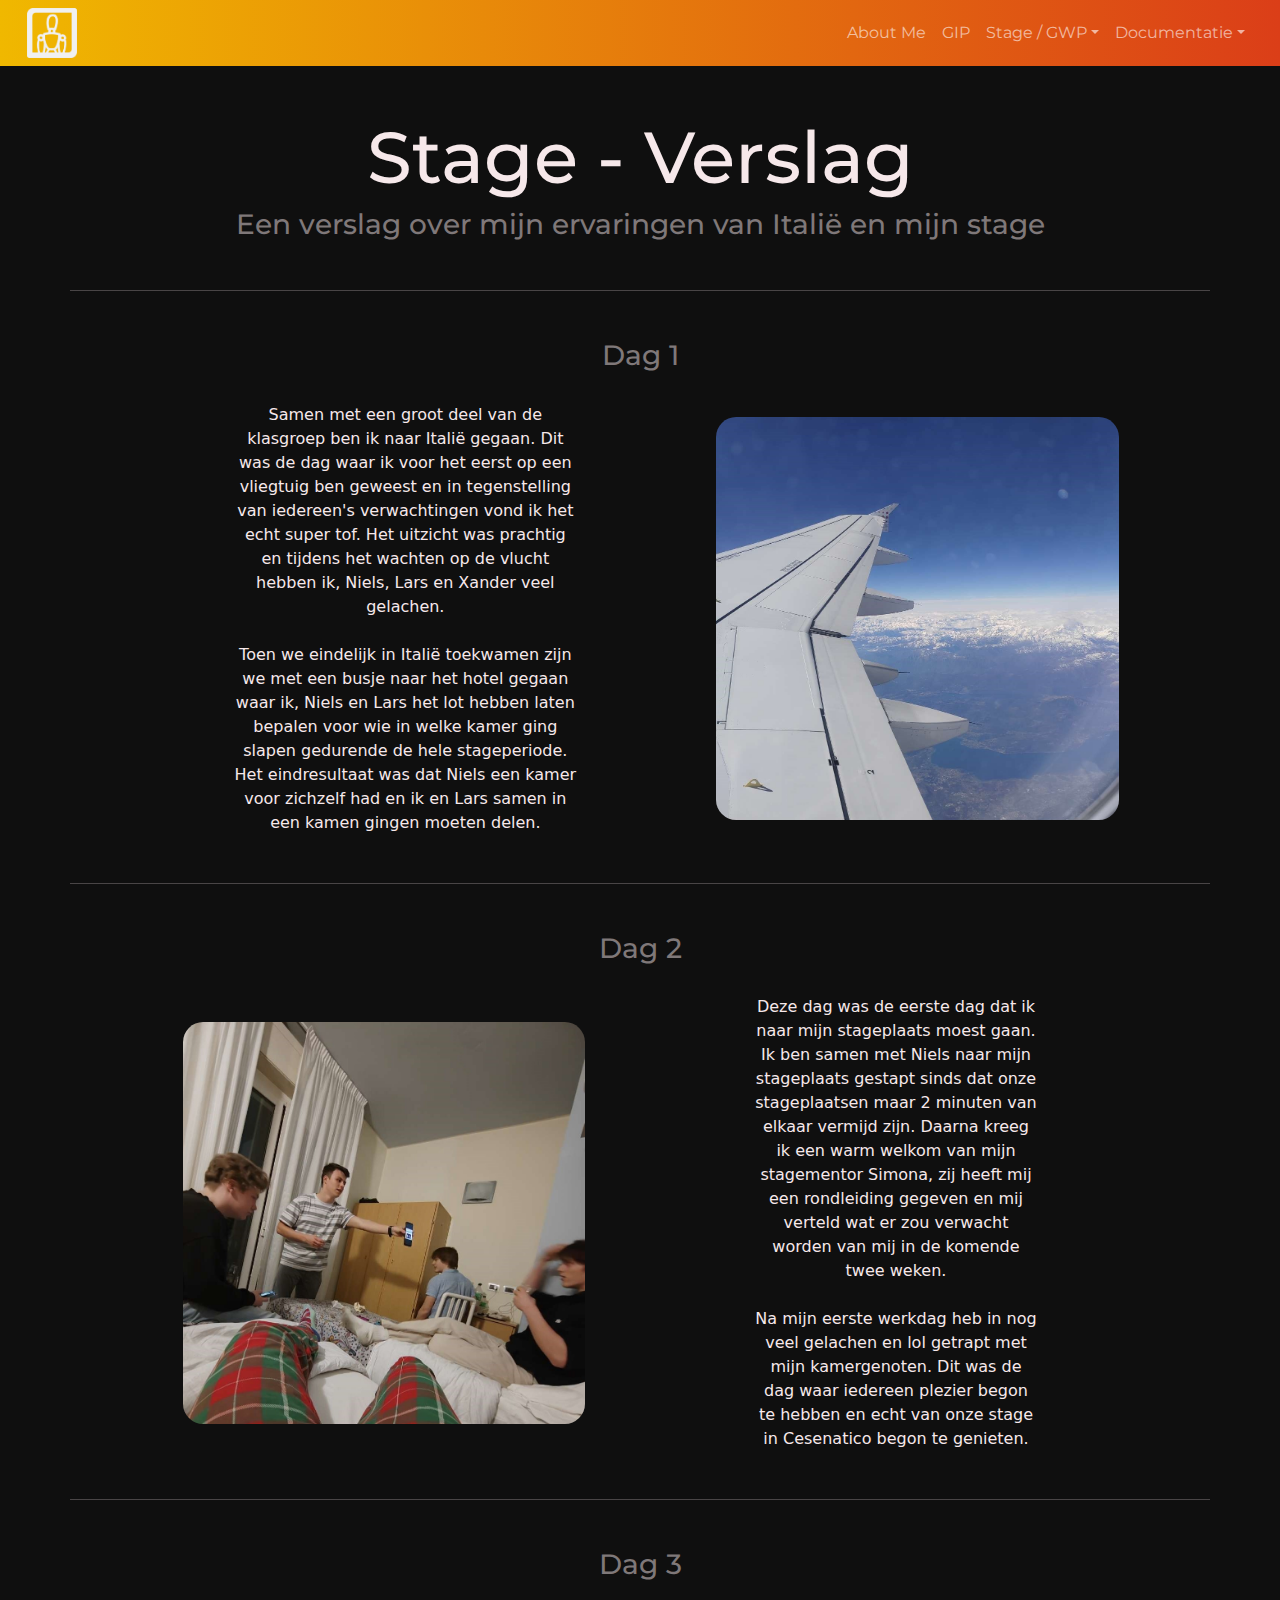
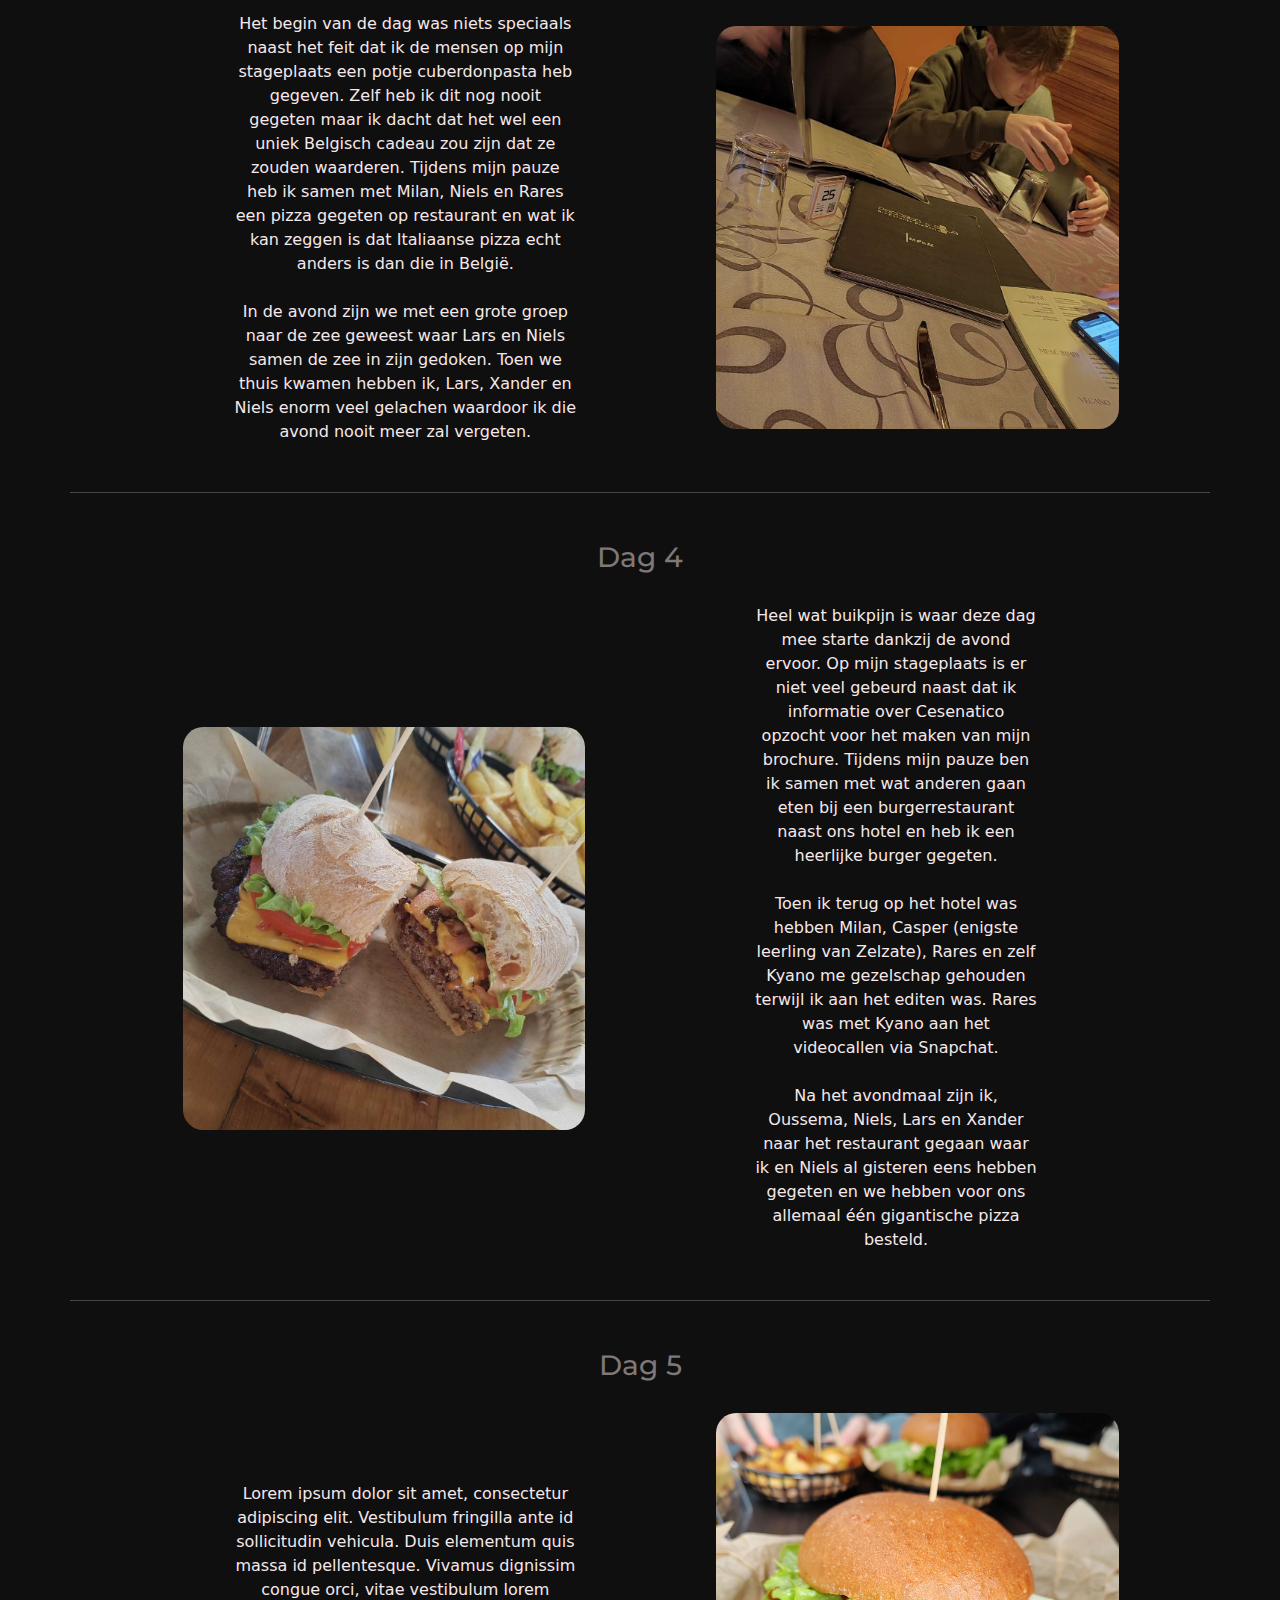
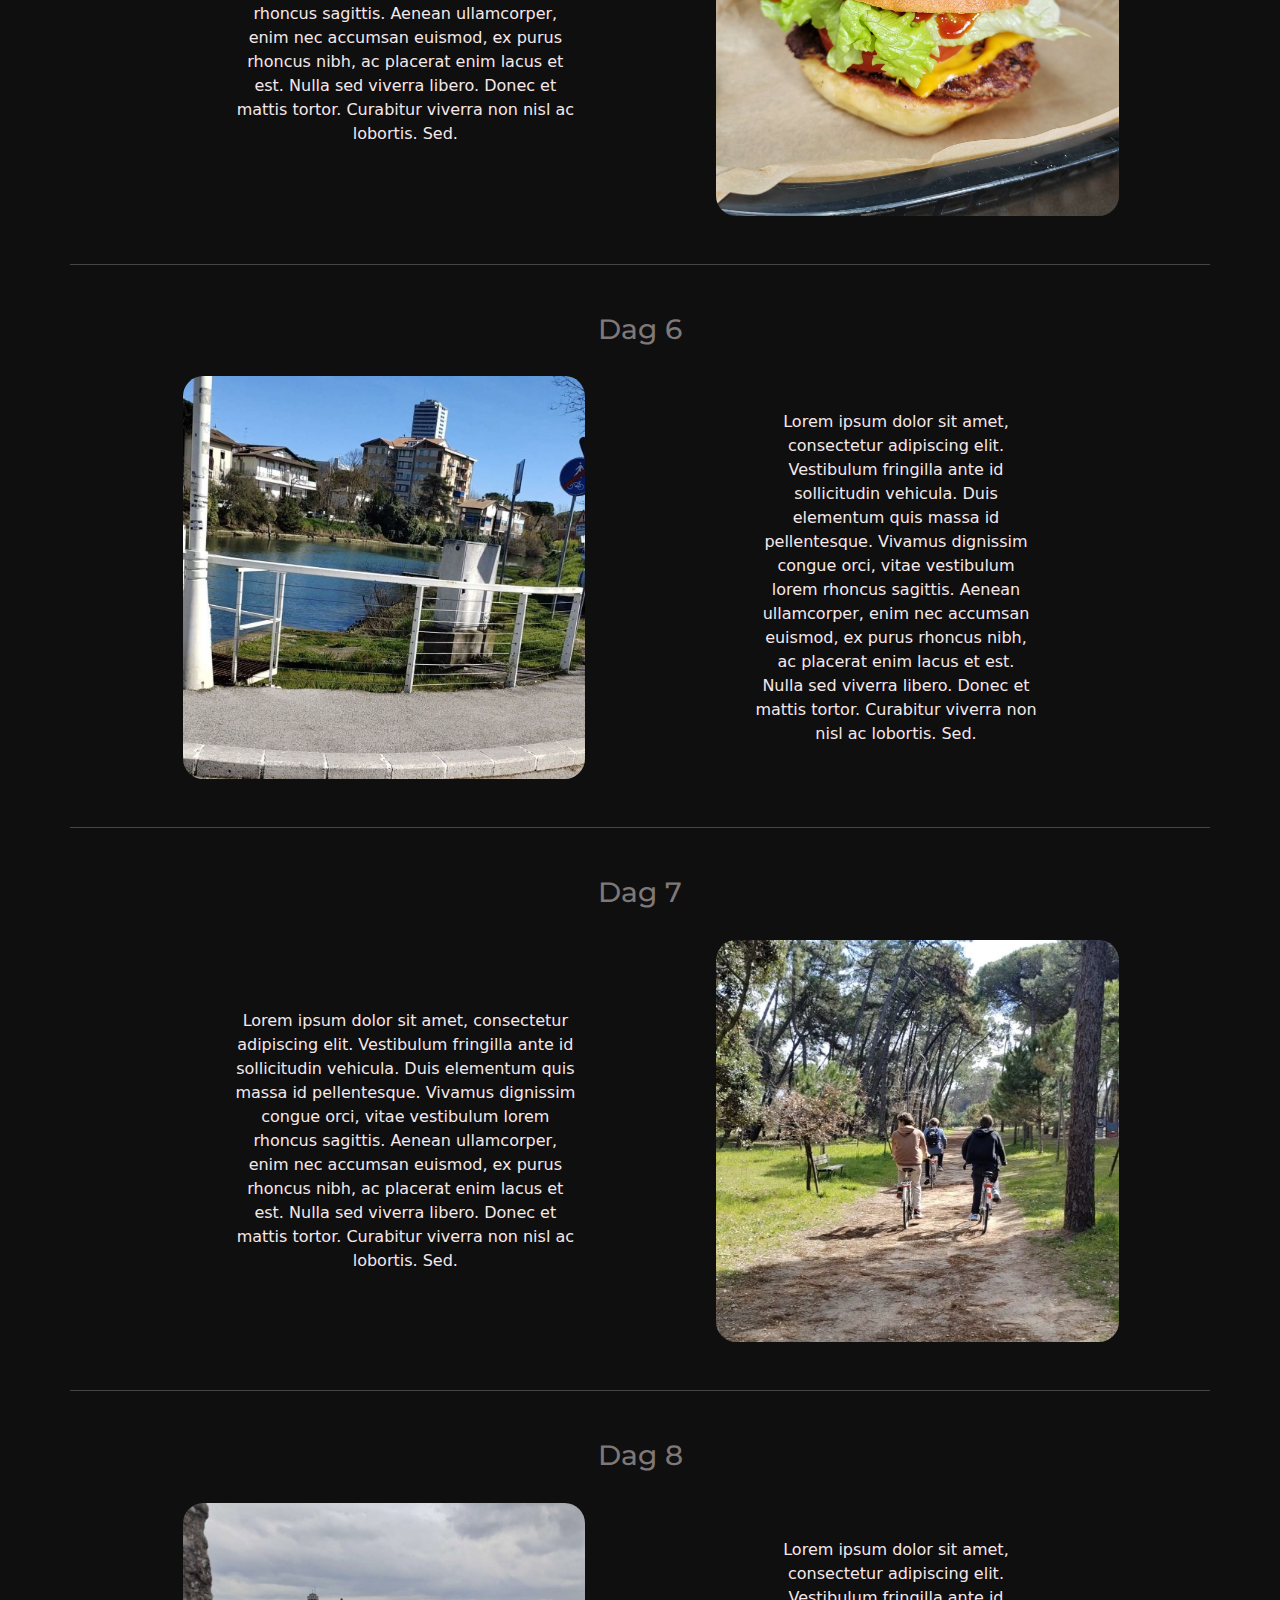
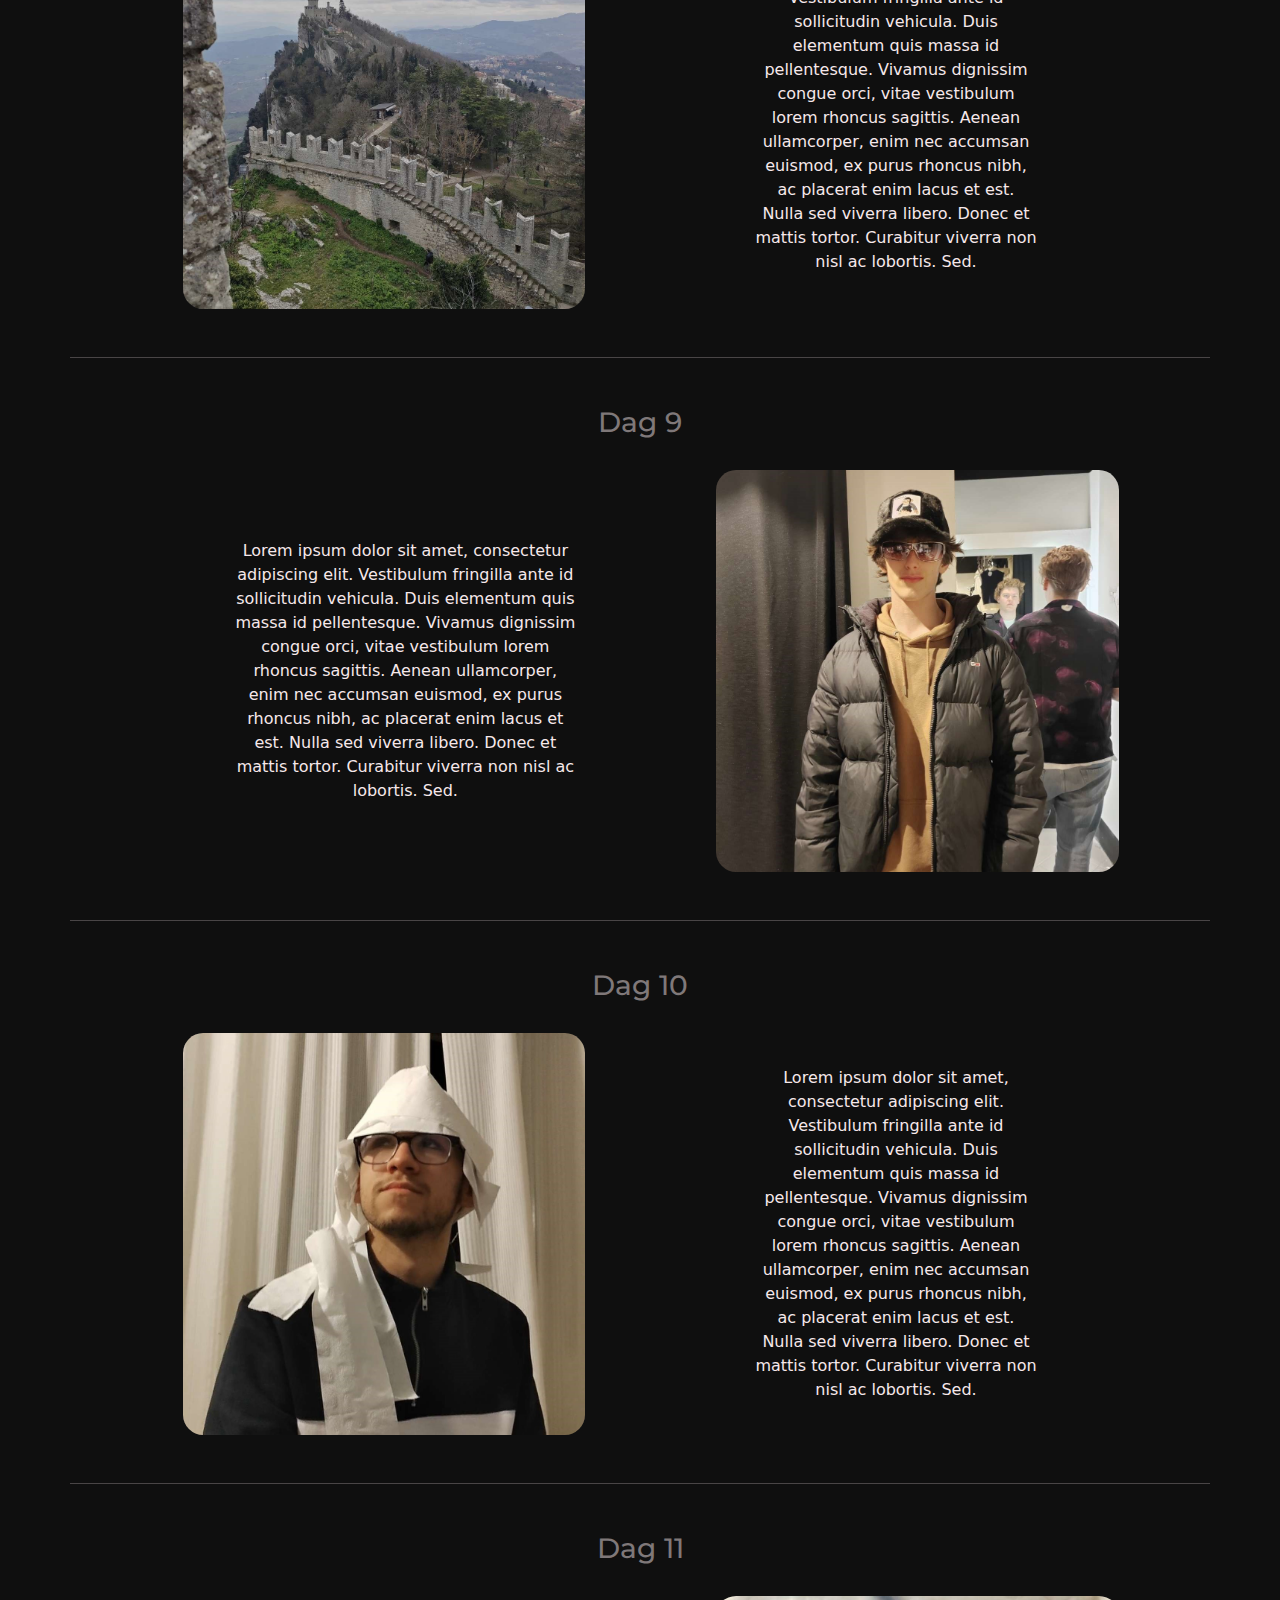
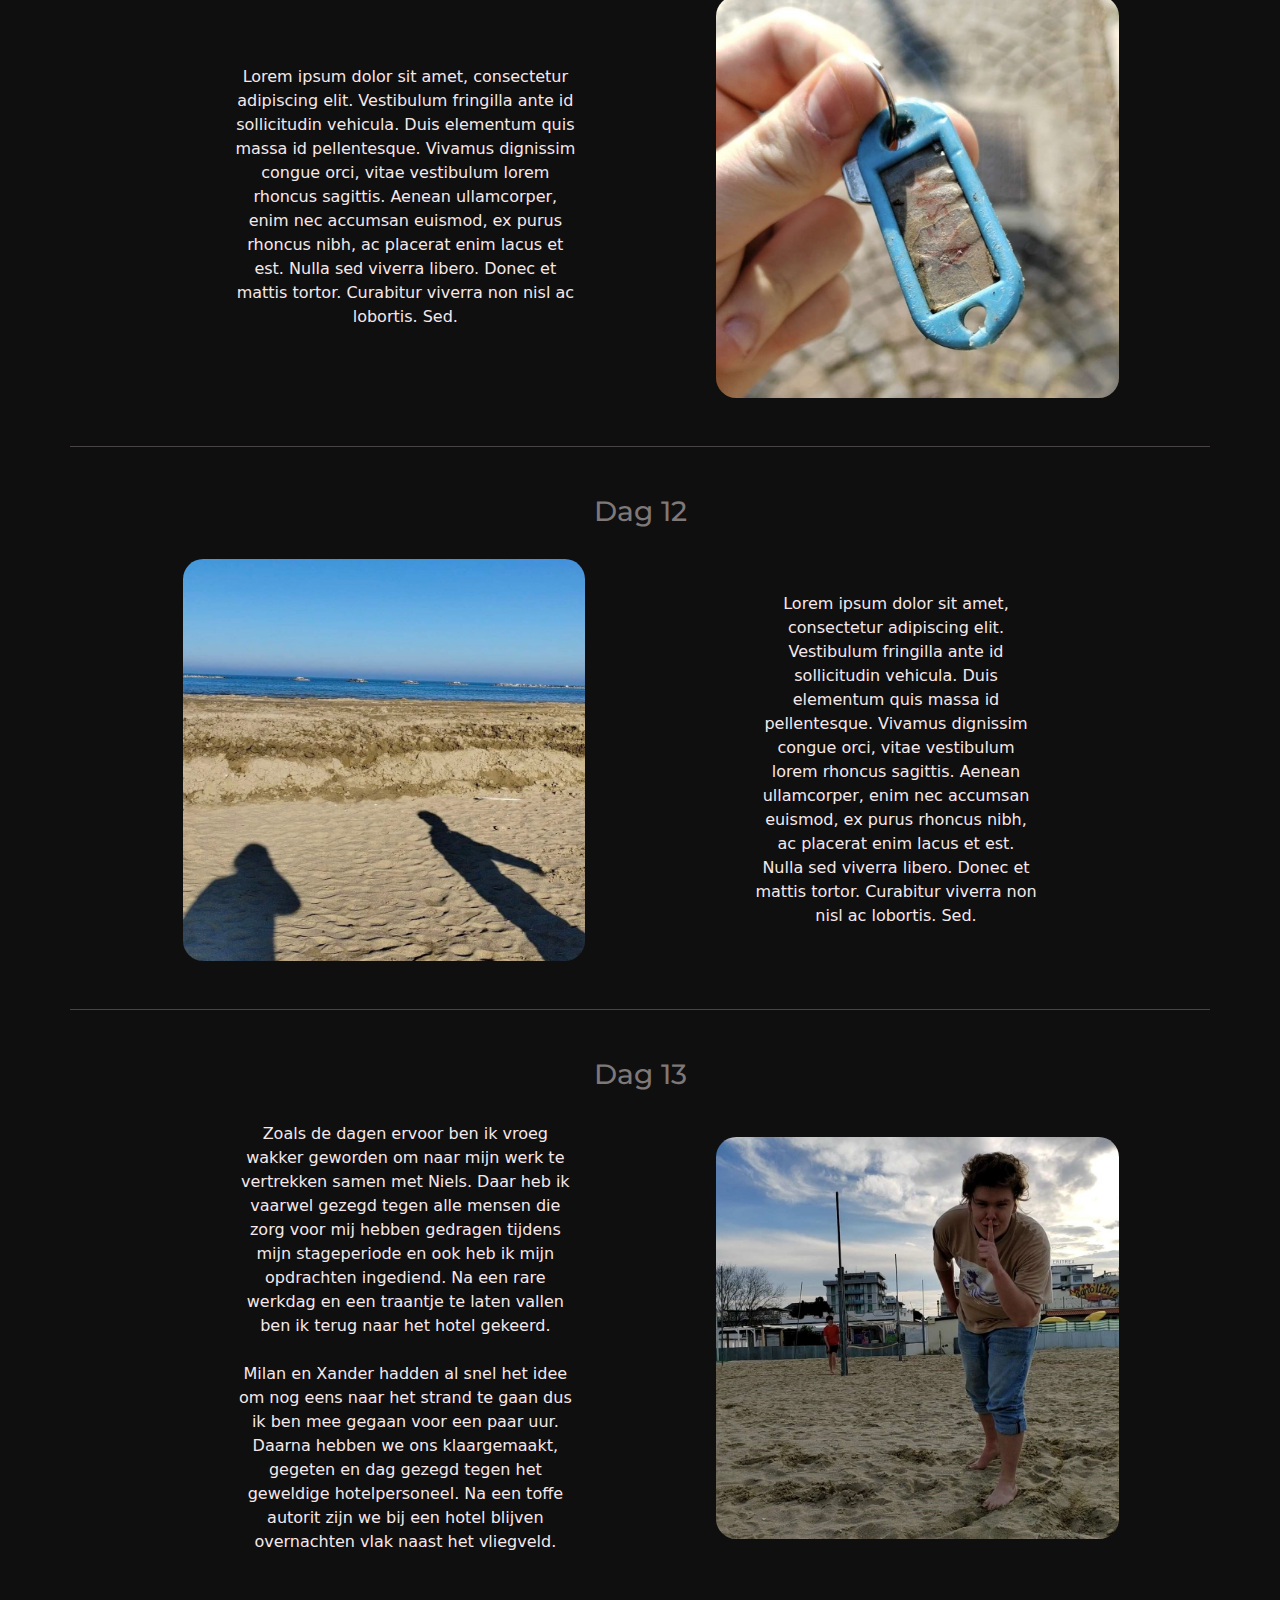
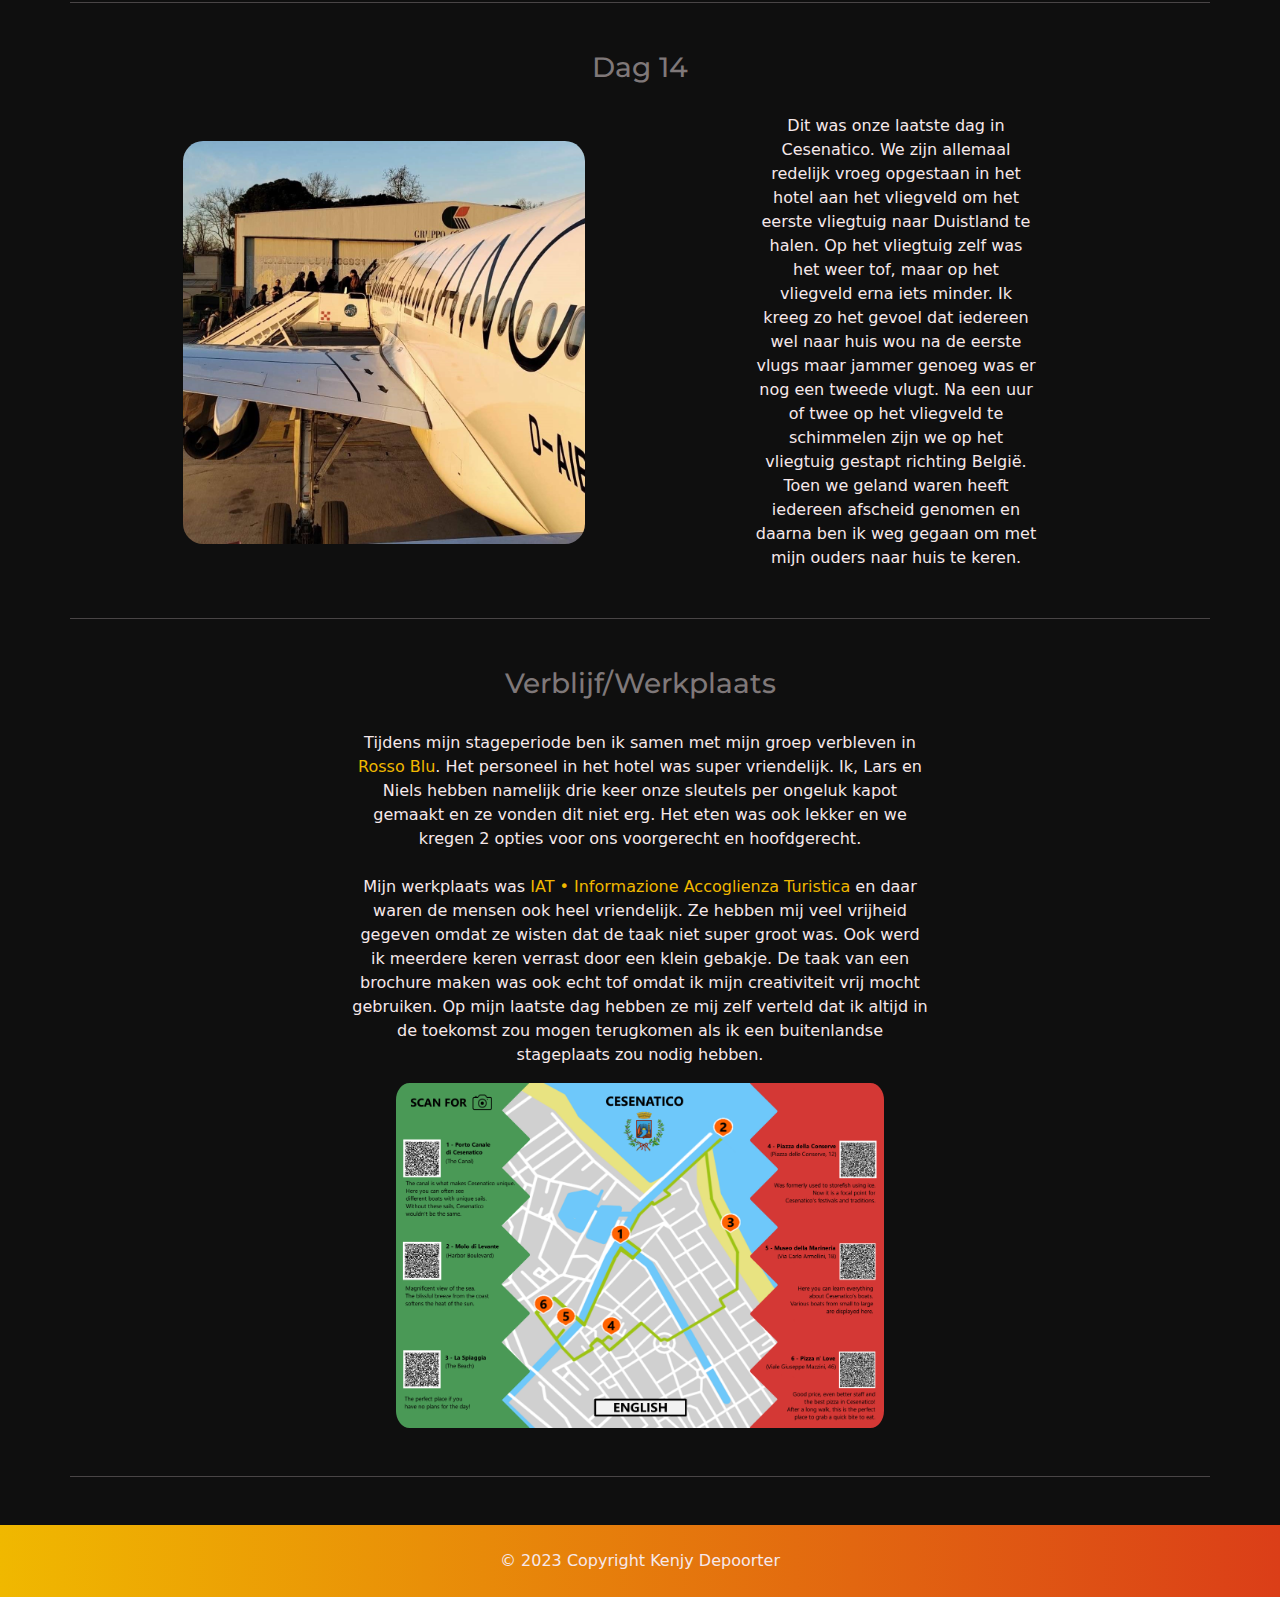
<file: stageVerslag.html>
<!DOCTYPE html>
<html>
<head>
  <title>Verslag - Kenjy</title>
  <link rel="stylesheet" href="css/bootstrap.css">
  <link rel="stylesheet" href="css/style.css">
  <link rel="icon" href="img/logo.png" type="image/png">
</head>
<body>
  <nav class="navbar navbar-expand-lg navbar-dark">
    <div class="dropdown-nav"></div>
    <div class="container-fluid">
       <a class="nav-link" href="index.html">
          <img src="img/logo.png" alt="Logo" class="nav-img">
       </a>
       <button class="navbar-toggler" type="button" data-bs-toggle="collapse" data-bs-target="#navbarColor01" aria-controls="navbarColor01" aria-expanded="false" aria-label="Toggle navigation">
          <span class="navbar-toggler-icon"></span>
       </button>
       <div class="navbar-collapse collapse" id="navbarColor01">
          <ul class="navbar-nav ms-auto">
            <li class="nav-item active nav-margin-rest">
              <a class="nav-link" href="aboutMe.html">About Me</a>
            </li>
            <li class="nav-item active nav-margin-rest">
              <a class="nav-link" href="GIP.html">GIP</a>
            </li>
             <li class="nav-item dropdown nav-margin-rest">
              <a class="nav-link dropdown-toggle" href="#" id="navbarDropdown1" role="button" data-bs-toggle="dropdown" aria-haspopup="true" aria-expanded="false">Stage / GWP</a>
              <div class="dropdown-menu" aria-labelledby="navbarDropdown1">
                <a class="dropdown-item" href="stageVlog.html">Vlog</a>
                <a class="dropdown-item" href="stageVerslag.html">Verslag</a>
                <a class="dropdown-item" href="documenten.html">Documenten</a>
                  </div>
                  </li>
            <li class="nav-item dropdown nav-margin-rest last-nav-btn">
                <a class="nav-link dropdown-toggle" href="#" id="navbarDropdown2" role="button" data-bs-toggle="dropdown" aria-haspopup="true" aria-expanded="false">Documentatie</a>
              <div class="dropdown-menu" aria-labelledby="navbarDropdown2">
                <a class="dropdown-item" href="lexicon.html">Lexicon</a>
                <a class="dropdown-item" href="userStories.html">User Stories</a>
                <a class="dropdown-item" href="planning.html">Planning</a>
                <a class="dropdown-item" href="logboek.html">Logboek</a>
              </div>
            </li>
          </ul>
       </div>
    </div>
  </nav>
  <div class="container my-5">
    <h1 class="text-center">Stage - Verslag</h1>
    <h4 class="text-center">Een verslag over mijn ervaringen van Italië en mijn stage</h4>
      </div>
      <hr class="container my-5">
      <div class="row">
        <h4 class="text-center verslagTitle">Dag 1</h4>
        <div class="col-sm-6 center-about">
          <p class="text-center aboutWidth">Samen met een groot deel van de klasgroep ben ik naar Italië gegaan. Dit was de dag waar ik voor het eerst op een vliegtuig ben geweest en in tegenstelling van iedereen's verwachtingen vond ik het echt super tof. Het uitzicht was prachtig en tijdens het wachten op de vlucht hebben ik, Niels, Lars en Xander veel gelachen. <br><br> Toen we eindelijk in Italië toekwamen zijn we met een busje naar het hotel gegaan waar ik, Niels en Lars het lot hebben laten bepalen voor wie in welke kamer ging slapen gedurende de hele stageperiode. Het eindresultaat was dat Niels een kamer voor zichzelf had en ik en Lars samen in een kamen gingen moeten delen.</p>
        </div>
        <div class="col-sm-5 center-about">
          <img src="img/dag1.jpg" alt="image" class="img-fluid mx-auto d-block">
        </div>
      </div>
      <hr class="container my-5">
      <div class="row">
        <h4 class="text-center verslagTitle">Dag 2</h4>
        <div class="col-sm-5 aboutImg center-about">
          <img src="img/dag2.jpg" alt="image" class="img-fluid mx-auto d-block">
        </div>
        <div class="col-sm-5 center-about">
          <p class="text-center aboutWidth">Deze dag was de eerste dag dat ik naar mijn stageplaats moest gaan. Ik ben samen met Niels naar mijn stageplaats gestapt sinds dat onze stageplaatsen maar 2 minuten van elkaar vermijd zijn. Daarna kreeg ik een warm welkom van mijn stagementor Simona, zij heeft mij een rondleiding gegeven en mij verteld wat er zou verwacht worden van mij in de komende twee weken. <br><br> Na mijn eerste werkdag heb in nog veel gelachen en lol getrapt met mijn kamergenoten. Dit was de dag waar iedereen plezier begon te hebben en echt van onze stage in Cesenatico begon te genieten.</p>
        </div>
      </div>
      <hr class="container my-5">
      <div class="row">
        <h4 class="text-center verslagTitle">Dag 3</h4>
        <div class="col-sm-6 center-about">
          <p class="text-center aboutWidth">Het begin van de dag was niets speciaals naast het feit dat ik de mensen op mijn stageplaats een potje cuberdonpasta heb gegeven. Zelf heb ik dit nog nooit gegeten maar ik dacht dat het wel een uniek Belgisch cadeau zou zijn dat ze zouden waarderen. Tijdens mijn pauze heb ik samen met Milan, Niels en Rares een pizza gegeten op restaurant en wat ik kan zeggen is dat Italiaanse pizza echt anders is dan die in België. <br><br> In de avond zijn we met een grote groep naar de zee geweest waar Lars en Niels samen de zee in zijn gedoken. Toen we thuis kwamen hebben ik, Lars, Xander en Niels enorm veel gelachen waardoor ik die avond nooit meer zal vergeten.</p>
        </div>
        <div class="col-sm-5 center-about">
          <img src="img/dag3.jpg" alt="image" class="img-fluid mx-auto d-block">
        </div>
      </div>
      <hr class="container my-5">
      <div class="row">
        <h4 class="text-center verslagTitle">Dag 4</h4>
        <div class="col-sm-5 aboutImg center-about">
          <img src="img/dag4.jpg" alt="image" class="img-fluid mx-auto d-block">
        </div>
        <div class="col-sm-5 center-about">
          <p class="text-center aboutWidth">Heel wat buikpijn is waar deze dag mee starte dankzij de avond ervoor. Op mijn stageplaats is er niet veel gebeurd naast dat ik informatie over Cesenatico opzocht voor het maken van mijn brochure. Tijdens mijn pauze ben ik samen met wat anderen gaan eten bij een burgerrestaurant naast ons hotel en heb ik een heerlijke burger gegeten. <br><br> Toen ik terug op het hotel was hebben Milan, Casper (enigste leerling van Zelzate), Rares en zelf Kyano me gezelschap gehouden terwijl ik aan het editen was. Rares was met Kyano aan het videocallen via Snapchat. <br><br> Na het avondmaal zijn ik, Oussema, Niels, Lars en Xander naar het restaurant gegaan waar ik en Niels al gisteren eens hebben gegeten en we hebben voor ons allemaal één gigantische pizza besteld.</p>
        </div>
      </div>
      <hr class="container my-5">
      <div class="row">
        <h4 class="text-center verslagTitle">Dag 5</h4>
        <div class="col-sm-6 center-about">
          <p class="text-center aboutWidth">Lorem ipsum dolor sit amet, consectetur adipiscing elit. Vestibulum fringilla ante id sollicitudin vehicula. Duis elementum quis massa id pellentesque. Vivamus dignissim congue orci, vitae vestibulum lorem rhoncus sagittis. Aenean ullamcorper, enim nec accumsan euismod, ex purus rhoncus nibh, ac placerat enim lacus et est. Nulla sed viverra libero. Donec et mattis tortor. Curabitur viverra non nisl ac lobortis. Sed.</p>
        </div>
        <div class="col-sm-5 center-about">
          <img src="img/dag5.jpg" alt="image" class="img-fluid mx-auto d-block">
        </div>
      </div>
      <hr class="container my-5">
      <div class="row">
        <h4 class="text-center verslagTitle">Dag 6</h4>
        <div class="col-sm-5 aboutImg center-about">
          <img src="img/dag6.jpg" alt="image" class="img-fluid mx-auto d-block">
        </div>
        <div class="col-sm-5 center-about">
          <p class="text-center aboutWidth">Lorem ipsum dolor sit amet, consectetur adipiscing elit. Vestibulum fringilla ante id sollicitudin vehicula. Duis elementum quis massa id pellentesque. Vivamus dignissim congue orci, vitae vestibulum lorem rhoncus sagittis. Aenean ullamcorper, enim nec accumsan euismod, ex purus rhoncus nibh, ac placerat enim lacus et est. Nulla sed viverra libero. Donec et mattis tortor. Curabitur viverra non nisl ac lobortis. Sed.</p>
        </div>
      </div>
      <hr class="container my-5">
      <div class="row">
        <h4 class="text-center verslagTitle">Dag 7</h4>
        <div class="col-sm-6 center-about">
          <p class="text-center aboutWidth">Lorem ipsum dolor sit amet, consectetur adipiscing elit. Vestibulum fringilla ante id sollicitudin vehicula. Duis elementum quis massa id pellentesque. Vivamus dignissim congue orci, vitae vestibulum lorem rhoncus sagittis. Aenean ullamcorper, enim nec accumsan euismod, ex purus rhoncus nibh, ac placerat enim lacus et est. Nulla sed viverra libero. Donec et mattis tortor. Curabitur viverra non nisl ac lobortis. Sed.</p>
        </div>
        <div class="col-sm-5 center-about">
          <img src="img/dag7.jpg" alt="image" class="img-fluid mx-auto d-block">
        </div>
      </div>
      <hr class="container my-5">
      <div class="row">
        <h4 class="text-center verslagTitle">Dag 8</h4>
        <div class="col-sm-5 aboutImg center-about">
          <img src="img/dag8.jpg" alt="image" class="img-fluid mx-auto d-block">
        </div>
        <div class="col-sm-5 center-about">
          <p class="text-center aboutWidth">Lorem ipsum dolor sit amet, consectetur adipiscing elit. Vestibulum fringilla ante id sollicitudin vehicula. Duis elementum quis massa id pellentesque. Vivamus dignissim congue orci, vitae vestibulum lorem rhoncus sagittis. Aenean ullamcorper, enim nec accumsan euismod, ex purus rhoncus nibh, ac placerat enim lacus et est. Nulla sed viverra libero. Donec et mattis tortor. Curabitur viverra non nisl ac lobortis. Sed.</p>
        </div>
      </div>
      <hr class="container my-5">
      <div class="row">
        <h4 class="text-center verslagTitle">Dag 9</h4>
        <div class="col-sm-6 center-about">
          <p class="text-center aboutWidth">Lorem ipsum dolor sit amet, consectetur adipiscing elit. Vestibulum fringilla ante id sollicitudin vehicula. Duis elementum quis massa id pellentesque. Vivamus dignissim congue orci, vitae vestibulum lorem rhoncus sagittis. Aenean ullamcorper, enim nec accumsan euismod, ex purus rhoncus nibh, ac placerat enim lacus et est. Nulla sed viverra libero. Donec et mattis tortor. Curabitur viverra non nisl ac lobortis. Sed.</p>
        </div>
        <div class="col-sm-5 center-about">
          <img src="img/dag9.jpg" alt="image" class="img-fluid mx-auto d-block">
        </div>
      </div>
      <hr class="container my-5">
      <div class="row">
        <h4 class="text-center verslagTitle">Dag 10</h4>
        <div class="col-sm-5 aboutImg center-about">
          <img src="img/dag10.jpg" alt="image" class="img-fluid mx-auto d-block">
        </div>
        <div class="col-sm-5 center-about">
          <p class="text-center aboutWidth">Lorem ipsum dolor sit amet, consectetur adipiscing elit. Vestibulum fringilla ante id sollicitudin vehicula. Duis elementum quis massa id pellentesque. Vivamus dignissim congue orci, vitae vestibulum lorem rhoncus sagittis. Aenean ullamcorper, enim nec accumsan euismod, ex purus rhoncus nibh, ac placerat enim lacus et est. Nulla sed viverra libero. Donec et mattis tortor. Curabitur viverra non nisl ac lobortis. Sed.</p>
        </div>
      </div>
      <hr class="container my-5">
      <div class="row">
        <h4 class="text-center verslagTitle">Dag 11</h4>
        <div class="col-sm-6 center-about">
          <p class="text-center aboutWidth">Lorem ipsum dolor sit amet, consectetur adipiscing elit. Vestibulum fringilla ante id sollicitudin vehicula. Duis elementum quis massa id pellentesque. Vivamus dignissim congue orci, vitae vestibulum lorem rhoncus sagittis. Aenean ullamcorper, enim nec accumsan euismod, ex purus rhoncus nibh, ac placerat enim lacus et est. Nulla sed viverra libero. Donec et mattis tortor. Curabitur viverra non nisl ac lobortis. Sed.</p>
        </div>
        <div class="col-sm-5 center-about">
          <img src="img/dag11.jpg" alt="image" class="img-fluid mx-auto d-block">
        </div>
      </div>
      <hr class="container my-5">
      <div class="row">
        <h4 class="text-center verslagTitle">Dag 12</h4>
        <div class="col-sm-5 aboutImg center-about">
          <img src="img/dag12.jpg" alt="image" class="img-fluid mx-auto d-block">
        </div>
        <div class="col-sm-5 center-about">
          <p class="text-center aboutWidth">Lorem ipsum dolor sit amet, consectetur adipiscing elit. Vestibulum fringilla ante id sollicitudin vehicula. Duis elementum quis massa id pellentesque. Vivamus dignissim congue orci, vitae vestibulum lorem rhoncus sagittis. Aenean ullamcorper, enim nec accumsan euismod, ex purus rhoncus nibh, ac placerat enim lacus et est. Nulla sed viverra libero. Donec et mattis tortor. Curabitur viverra non nisl ac lobortis. Sed.</p>
        </div>
      </div>
    <hr class="container my-5">
    <div class="row">
      <h4 class="text-center verslagTitle">Dag 13</h4>
      <div class="col-sm-6 center-about">
        <p class="text-center aboutWidth">Zoals de dagen ervoor ben ik vroeg wakker geworden om naar mijn werk te vertrekken samen met Niels. Daar heb ik vaarwel gezegd tegen alle mensen die zorg voor mij hebben gedragen tijdens mijn stageperiode en ook heb ik mijn opdrachten ingediend. Na een rare werkdag en een traantje te laten vallen ben ik terug naar het hotel gekeerd.<br><br>Milan en Xander hadden al snel het idee om nog eens naar het strand te gaan dus ik ben mee gegaan voor een paar uur. Daarna hebben we ons klaargemaakt, gegeten en dag gezegd tegen het geweldige hotelpersoneel. Na een toffe autorit zijn we bij een hotel blijven overnachten vlak naast het vliegveld.</p>
      </div>
      <div class="col-sm-5 center-about">
        <img src="img/dag13.jpg" alt="image" class="img-fluid mx-auto d-block">
      </div>
    </div>
    <hr class="container my-5">
    <div class="row">
      <h4 class="text-center verslagTitle">Dag 14</h4>
      <div class="col-sm-5 aboutImg center-about">
        <img src="img/dag14.jpg" alt="image" class="img-fluid mx-auto d-block">
      </div>
      <div class="col-sm-5 center-about">
        <p class="text-center aboutWidth">Dit was onze laatste dag in Cesenatico. We zijn allemaal redelijk vroeg opgestaan in het hotel aan het vliegveld om het eerste vliegtuig naar Duistland te halen. Op het vliegtuig zelf was het weer tof, maar op het vliegveld erna iets minder. Ik kreeg zo het gevoel dat iedereen wel naar huis wou na de eerste vlugs maar jammer genoeg was er nog een tweede vlugt. Na een uur of twee op het vliegveld te schimmelen zijn we op het vliegtuig gestapt richting België. Toen we geland waren heeft iedereen afscheid genomen en daarna ben ik weg gegaan om met mijn ouders naar huis te keren.</p>
      </div>
    </div>
    <hr class="container my-5">
    <div class="row">
      <div>
      <h4 class="text-center verslagTitle">Verblijf/Werkplaats</h4>
      <p class="text-center container verblijf">
        Tijdens mijn stageperiode ben ik samen met mijn groep verbleven in
        <a target="_blank" class="linkie" href="https://www.google.com/maps/@44.2035959,12.4027851,3a,75y,224.99h,91.36t/data=!3m6!1e1!3m4!1sxW6oIEY1tbYfK41uwk3bjw!2e0!7i16384!8i8192">Rosso Blu</a>. Het personeel in het hotel was super vriendelijk. Ik, Lars en Niels hebben namelijk drie keer onze sleutels per ongeluk kapot gemaakt en ze vonden dit niet erg. Het eten was ook lekker en we kregen 2 opties voor ons voorgerecht en hoofdgerecht.<br><br>
        Mijn werkplaats was
        <a target="_blank" class="linkie" href="https://www.google.com/maps/@44.2003777,12.4042876,3a,75y,184.8h,87.69t/data=!3m6!1e1!3m4!1sGQnxtvoddajRjspcynPE0A!2e0!7i16384!8i8192">IAT • Informazione Accoglienza Turistica</a>
        en daar waren de mensen ook heel vriendelijk. Ze hebben mij veel vrijheid gegeven omdat ze wisten dat de taak niet super groot was. Ook werd ik meerdere keren verrast door een klein gebakje. De taak van een brochure maken was ook echt tof omdat ik mijn creativiteit vrij mocht gebruiken. Op mijn laatste dag hebben ze mij zelf verteld dat ik altijd in de toekomst zou mogen terugkomen als ik een buitenlandse stageplaats zou nodig hebben.
      </p></div>
      <img src="img/KaartENG.png" alt="image" class="text-center werkImg img-fluid mx-auto d-block">
    </div>
  <hr class="container my-5">
  <footer class="py-4 text-center text-white">
    <p>&copy; 2023 Copyright Kenjy Depoorter</p>
  </footer>
    <script src="https://code.jquery.com/jquery-3.6.0.min.js"></script>
    <script src="https://cdn.jsdelivr.net/npm/bootstrap@5.0.0/dist/js/bootstrap.min.js"></script>
    <script src="https://stackpath.bootstrapcdn.com/bootstrap/4.5.2/js/bootstrap.min.js"></script>
  </body>
</html>
</file>
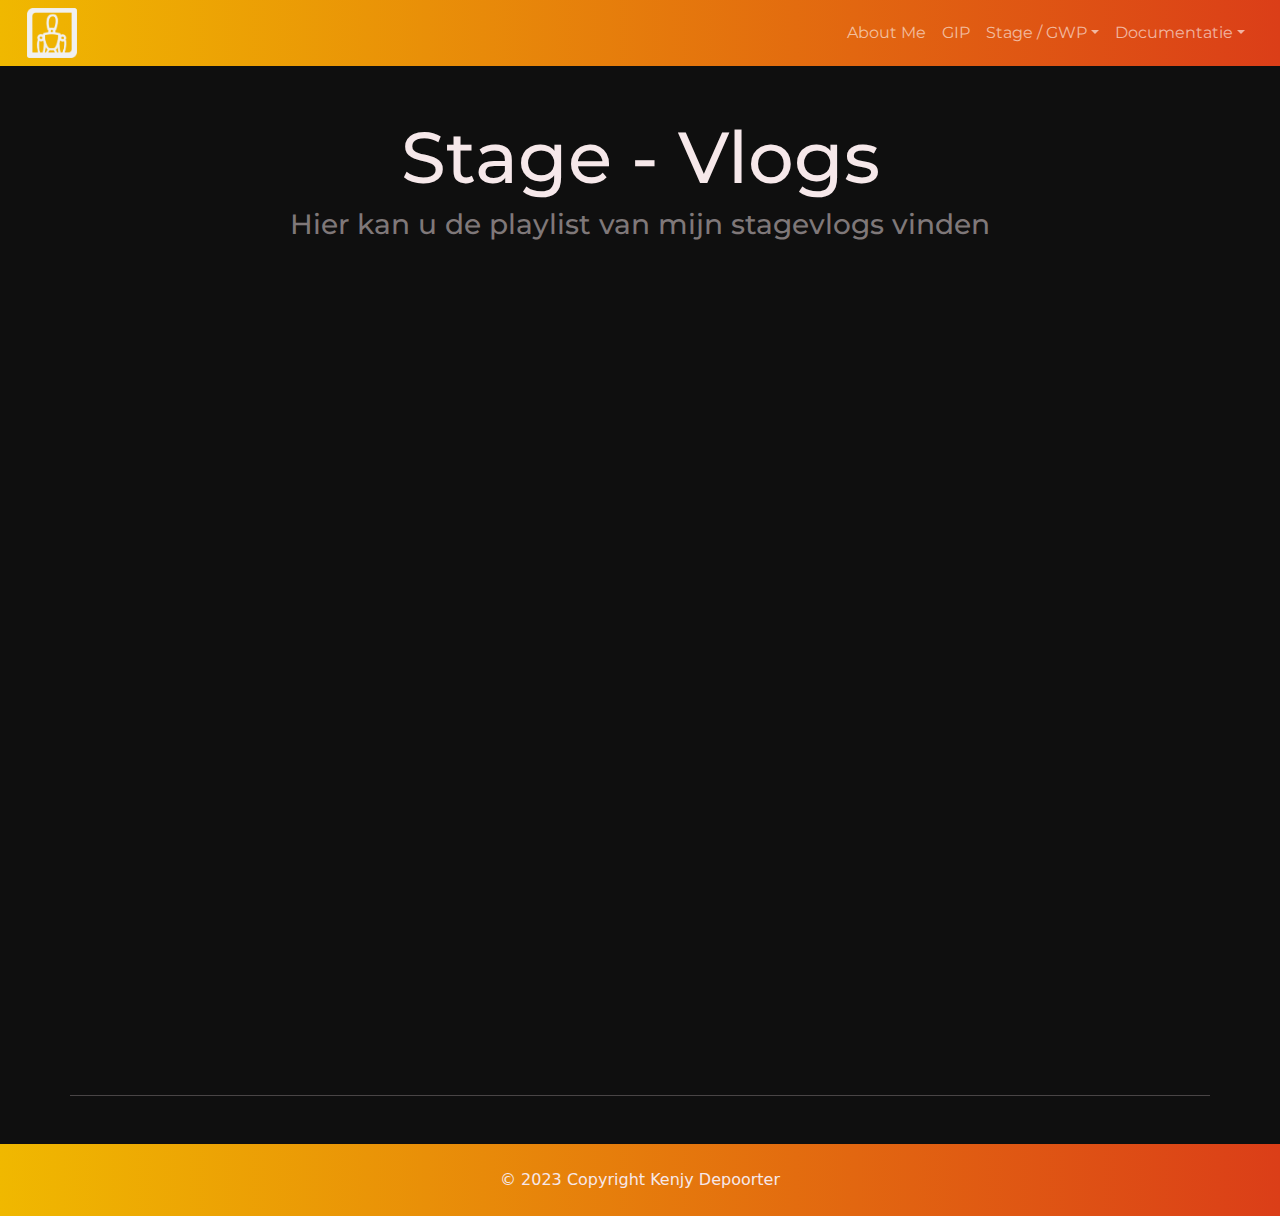
<file: stageVlog.html>
<!DOCTYPE html>
<html>
<head>
  <title>Verslag - Kenjy</title>
  <link rel="stylesheet" href="css/bootstrap.css">
  <link rel="stylesheet" href="css/style.css">
  <link rel="icon" href="img/logo.png" type="image/png">
</head>
<body>
  <nav class="navbar navbar-expand-lg navbar-dark">
    <div class="dropdown-nav"></div>
    <div class="container-fluid">
       <a class="nav-link" href="index.html">
          <img src="img/logo.png" alt="Logo" class="nav-img">
       </a>
       <button class="navbar-toggler" type="button" data-bs-toggle="collapse" data-bs-target="#navbarColor01" aria-controls="navbarColor01" aria-expanded="false" aria-label="Toggle navigation">
          <span class="navbar-toggler-icon"></span>
       </button>
       <div class="navbar-collapse collapse" id="navbarColor01">
          <ul class="navbar-nav ms-auto">
            <li class="nav-item active nav-margin-rest">
              <a class="nav-link" href="aboutMe.html">About Me</a>
            </li>
            <li class="nav-item active nav-margin-rest">
              <a class="nav-link" href="GIP.html">GIP</a>
            </li>
             <li class="nav-item dropdown nav-margin-rest">
              <a class="nav-link dropdown-toggle" href="#" id="navbarDropdown1" role="button" data-bs-toggle="dropdown" aria-haspopup="true" aria-expanded="false">Stage / GWP</a>
              <div class="dropdown-menu" aria-labelledby="navbarDropdown1">
                <a class="dropdown-item" href="stageVlog.html">Vlog</a>
                <a class="dropdown-item" href="stageVerslag.html">Verslag</a>
                <a class="dropdown-item" href="documenten.html">Documenten</a>
                  </div>
                  </li>
            <li class="nav-item dropdown nav-margin-rest last-nav-btn">
                <a class="nav-link dropdown-toggle" href="#" id="navbarDropdown2" role="button" data-bs-toggle="dropdown" aria-haspopup="true" aria-expanded="false">Documentatie</a>
              <div class="dropdown-menu" aria-labelledby="navbarDropdown2">
                <a class="dropdown-item" href="lexicon.html">Lexicon</a>
                <a class="dropdown-item" href="userStories.html">User Stories</a>
                <a class="dropdown-item" href="planning.html">Planning</a>
                <a class="dropdown-item" href="logboek.html">Logboek</a>
              </div>
            </li>
          </ul>
       </div>
    </div>
  </nav>
  <div class="container my-5">
    <h1 class="text-center">Stage - Vlogs</h1>
    <h4 class="text-center">Hier kan u de playlist van mijn stagevlogs vinden</h4>
  </div>
  <div class="container my-5">
    <iframe width="100%" height="750px" src="https://www.youtube.com/embed/videoseries?list=PLMCHERzkb03iimQcePMKIkxsXeylritrZ" title="YouTube video player" frameborder="0" allow="accelerometer; autoplay; clipboard-write; encrypted-media; gyroscope; picture-in-picture; web-share" allowfullscreen></iframe> 
  </div>
  <hr class="container my-5">
  <footer class="py-4 text-center text-white">
    <p>&copy; 2023 Copyright Kenjy Depoorter</p>
  </footer>
    <script src="https://code.jquery.com/jquery-3.6.0.min.js"></script>
    <script src="https://cdn.jsdelivr.net/npm/bootstrap@5.0.0/dist/js/bootstrap.min.js"></script>
    <script src="https://stackpath.bootstrapcdn.com/bootstrap/4.5.2/js/bootstrap.min.js"></script>
  </body>
</html>
</file>
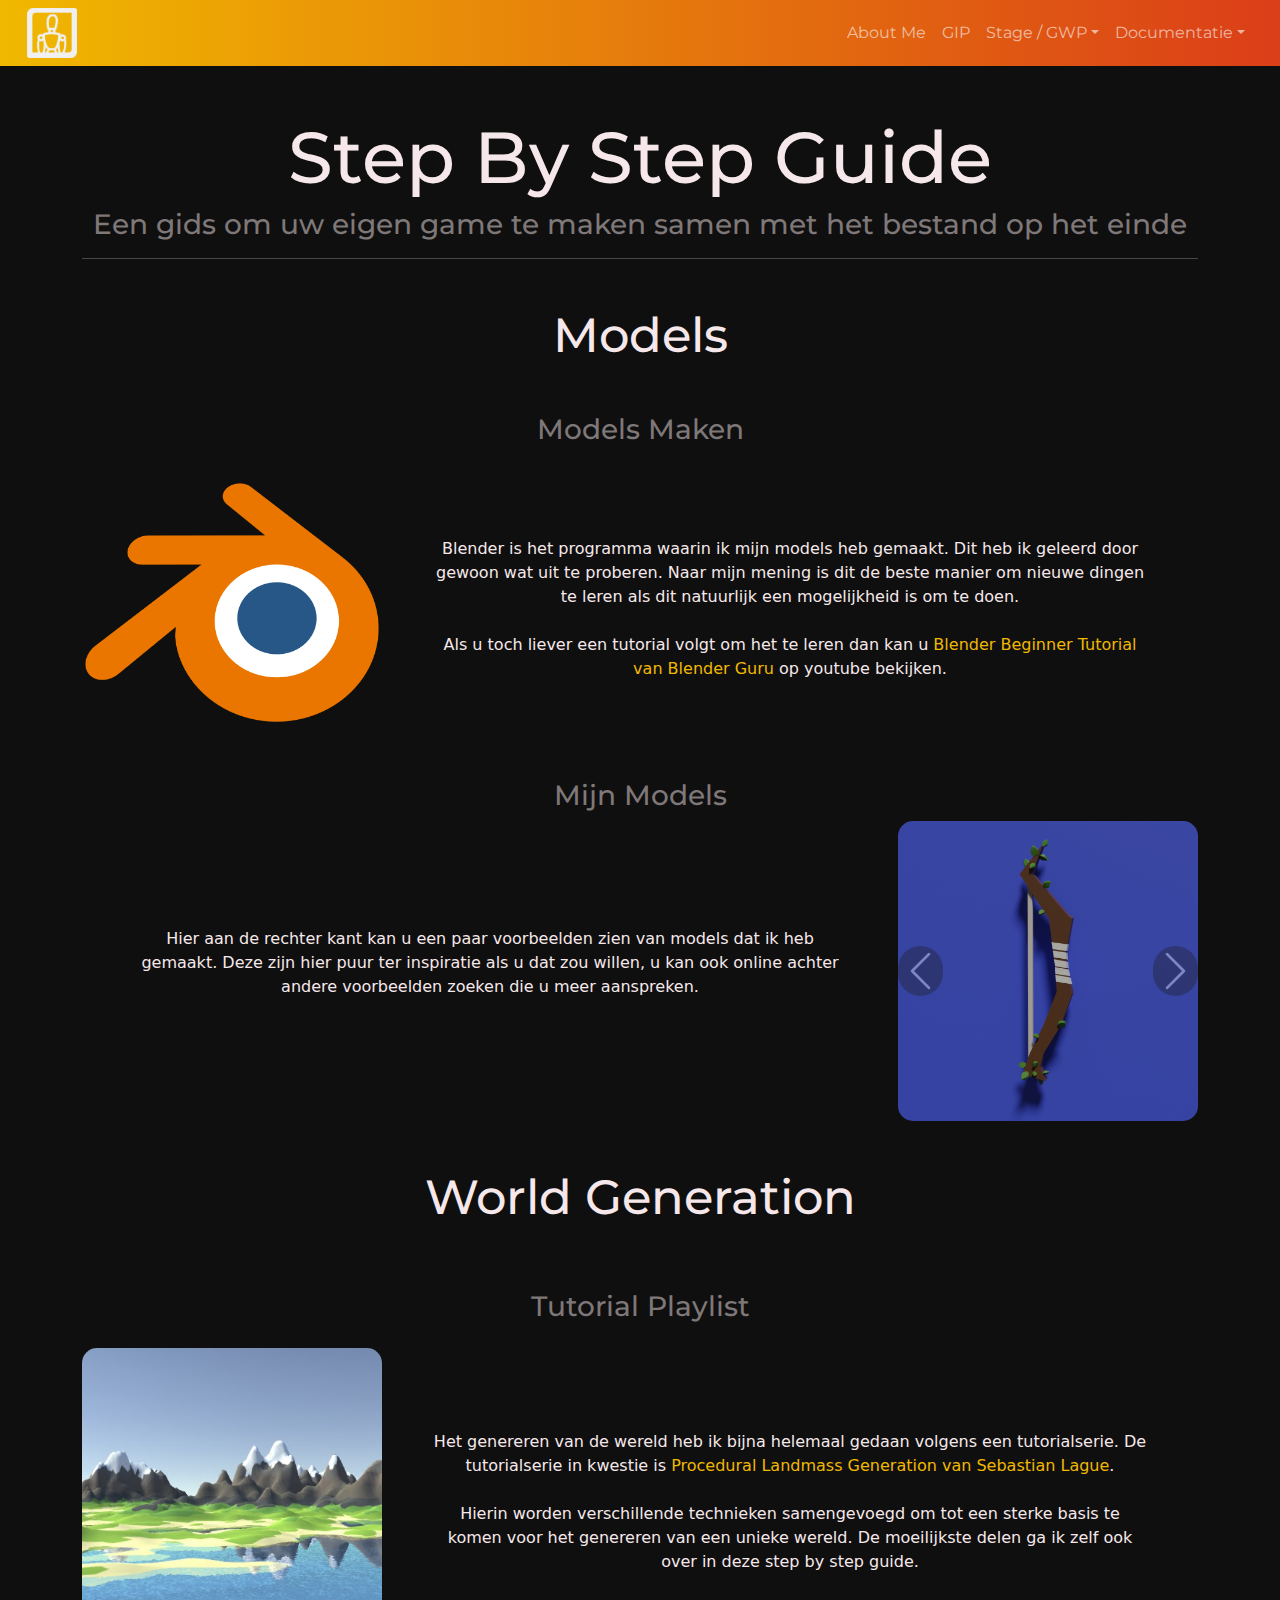
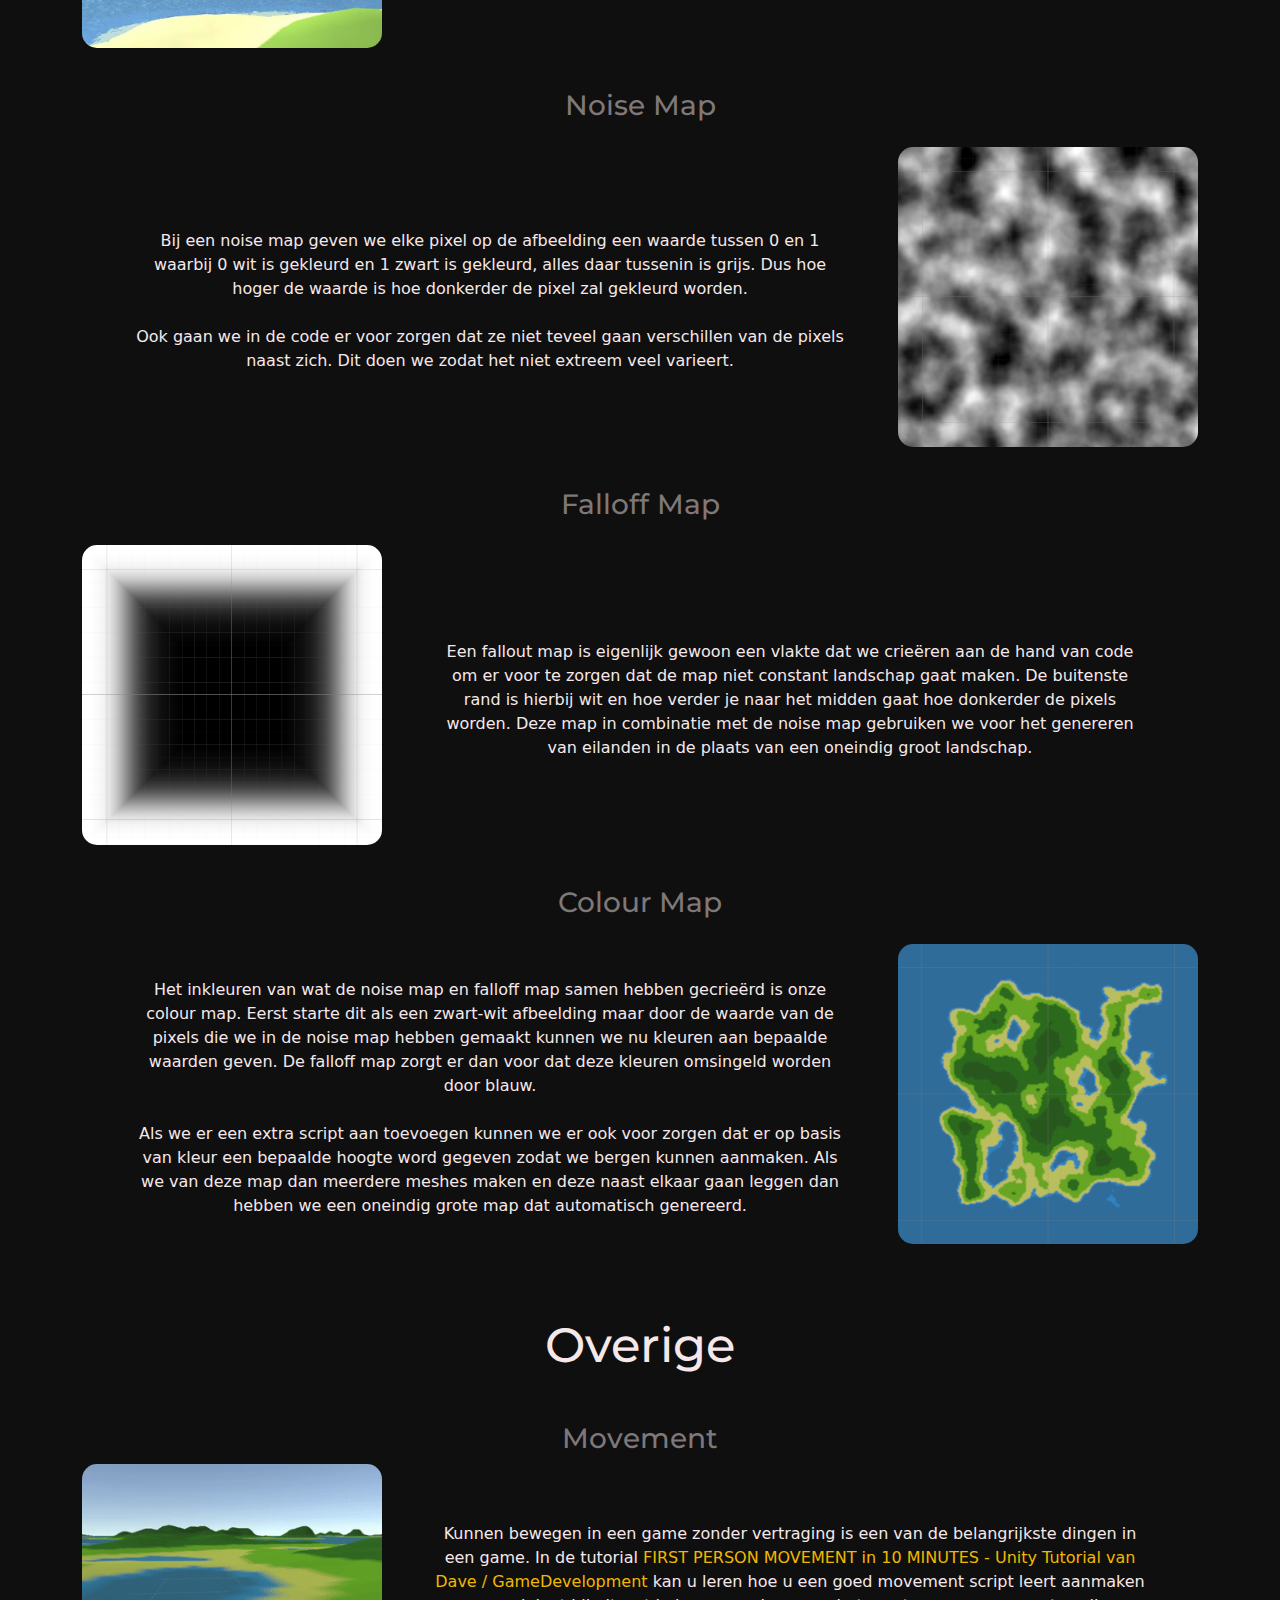
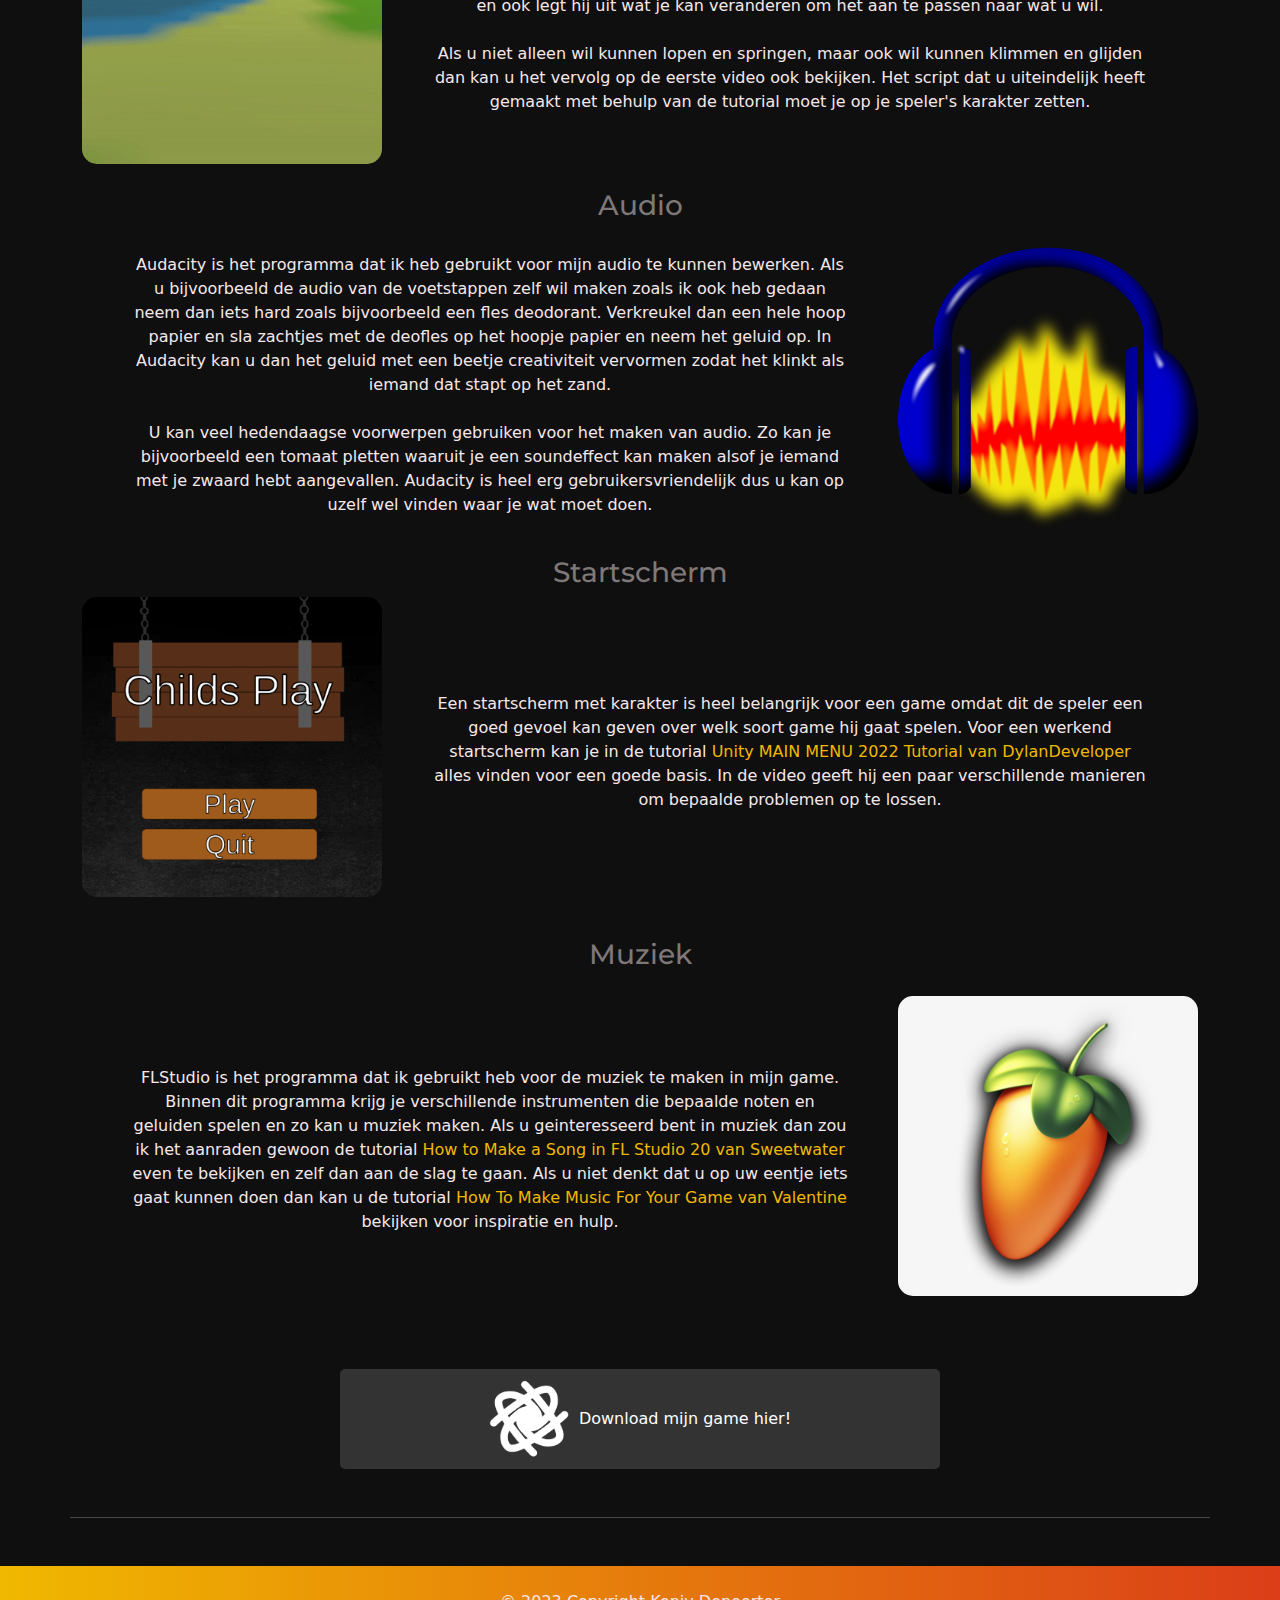
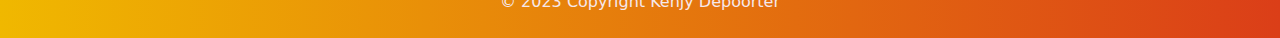
<file: stepByStep.html>
<!DOCTYPE html>
<html>
<head>
  <title>Step By Step Guide - Kenjy</title>
  <link rel="stylesheet" href="css/bootstrap.css">
  <link rel="stylesheet" href="css/style.css">
  <link rel="icon" href="img/logo.png" type="image/png">
</head>
<body>
  <nav class="navbar navbar-expand-lg navbar-dark">
    <div class="dropdown-nav"></div>
    <div class="container-fluid">
       <a class="nav-link" href="index.html">
          <img src="img/logo.png" alt="Logo" class="nav-img">
       </a>
       <button class="navbar-toggler" type="button" data-bs-toggle="collapse" data-bs-target="#navbarColor01" aria-controls="navbarColor01" aria-expanded="false" aria-label="Toggle navigation">
          <span class="navbar-toggler-icon"></span>
       </button>
       <div class="navbar-collapse collapse" id="navbarColor01">
          <ul class="navbar-nav ms-auto">
            <li class="nav-item active nav-margin-rest">
              <a class="nav-link" href="aboutMe.html">About Me</a>
            </li>
            <li class="nav-item active nav-margin-rest">
              <a class="nav-link" href="GIP.html">GIP</a>
            </li>
             <li class="nav-item dropdown nav-margin-rest">
              <a class="nav-link dropdown-toggle" href="#" id="navbarDropdown1" role="button" data-bs-toggle="dropdown" aria-haspopup="true" aria-expanded="false">Stage / GWP</a>
              <div class="dropdown-menu" aria-labelledby="navbarDropdown1">
                <a class="dropdown-item" href="stageVlog.html">Vlog</a>
                <a class="dropdown-item" href="stageVerslag.html">Verslag</a>
                <a class="dropdown-item" href="documenten.html">Documenten</a>
                  </div>
                  </li>
            <li class="nav-item dropdown nav-margin-rest last-nav-btn">
                <a class="nav-link dropdown-toggle" href="#" id="navbarDropdown2" role="button" data-bs-toggle="dropdown" aria-haspopup="true" aria-expanded="false">Documentatie</a>
              <div class="dropdown-menu" aria-labelledby="navbarDropdown2">
                <a class="dropdown-item" href="lexicon.html">Lexicon</a>
                <a class="dropdown-item" href="userStories.html">User Stories</a>
                <a class="dropdown-item" href="planning.html">Planning</a>
                <a class="dropdown-item" href="logboek.html">Logboek</a>
              </div>
            </li>
          </ul>
       </div>
    </div>
  </nav>
  
  <div class="container my-5">
    <h1 class="text-center">Step By Step Guide</h1>
    <h4 class="text-center">Een gids om uw eigen game te maken samen met het bestand op het einde</h4>
    <hr>
    <div class="text-center">
      <div class="col-md-12">
        <h3 class="my-5 stepSize">Models</h3>
        <h4>Models Maken</h4>
        <div class="content-item">
          <img src="img/blender.png" alt="Blender Image" class="img-fluid">
          <div class="text-container">
            <p>Blender is het programma waarin ik mijn models heb gemaakt. Dit heb ik geleerd door gewoon wat uit te proberen. Naar mijn mening is dit de beste manier om nieuwe dingen te leren als dit natuurlijk een mogelijkheid is om te doen.<br><br>Als u toch liever een tutorial volgt om het te leren dan kan u <a target="_blank" class="linkie" href="https://www.youtube.com/watch?v=nIoXOplUvAw&list=PLjEaoINr3zgFX8ZsChQVQsuDSjEqdWMAD">Blender Beginner Tutorial van Blender Guru</a> op youtube bekijken.</p>
          </div>
        </div>

        <h4>Mijn Models</h4>
        <div class="content-item">
          <div class="text-container">
            <p>Hier aan de rechter kant kan u een paar voorbeelden zien van models dat ik heb gemaakt. Deze zijn hier puur ter inspiratie als u dat zou willen, u kan ook online achter andere voorbeelden zoeken die u meer aanspreken.</p>
          </div>
        <div id="modelCarousel" class="carousel slide carousel-size-step" data-bs-ride="carousel">
          <div class="carousel-inner">
            <div class="carousel-item active">
              <img src="img/model1.png" class="d-block w-100" alt="Blender Image">
            </div>
            <div class="carousel-item">
              <img src="img/model2.png" class="d-block w-100" alt="Blender Image">
            </div>
            <div class="carousel-item">
              <img src="img/model4.png" class="d-block w-100" alt="Blender Image">
            </div>
            <div class="carousel-item">
              <img src="img/model3.png" class="d-block w-100" alt="Blender Image">
            </div>
            <div class="carousel-item">
              <img src="img/model5.png" class="d-block w-100" alt="Blender Image">
            </div>
            <div class="carousel-item">
              <img src="img/model6.png" class="d-block w-100" alt="Blender Image">
            </div>
            <div class="carousel-item">
              <img src="img/model7.png" class="d-block w-100" alt="Blender Image">
            </div>
            <div class="carousel-item">
              <img src="img/model8.png" class="d-block w-100" alt="Blender Image">
            </div>
            <div class="carousel-item">
              <img src="img/model9.png" class="d-block w-100" alt="Blender Image">
            </div>
            <div class="carousel-item">
              <img src="img/model10.png" class="d-block w-100" alt="Blender Image">
            </div>
            <div class="carousel-item">
              <img src="img/model11.png" class="d-block w-100" alt="Blender Image">
            </div>
          </div>
          <button class="carousel-control-prev" type="button" data-bs-target="#modelCarousel" data-bs-slide="prev">
            <span class="carousel-control-prev-icon" aria-hidden="true"></span>
            <span class="visually-hidden">Previous</span>
          </button>
          <button class="carousel-control-next" type="button" data-bs-target="#modelCarousel" data-bs-slide="next">
            <span class="carousel-control-next-icon" aria-hidden="true"></span>
            <span class="visually-hidden">Next</span>
          </button>
        </div>
      </div>

        <h3 class="my-5 stepSize">World Generation</h3>
        <h4 class="py-3">Tutorial Playlist</h4>
        <div class="content-item">
          <img src="img/tutorial.png" alt="Blender Image">
          <div class="text-container">
            <p>Het genereren van de wereld heb ik bijna helemaal gedaan volgens een tutorialserie. De tutorialserie in kwestie is <a target="_blank" class="linkie" href="https://www.youtube.com/watch?v=wbpMiKiSKm8&list=PLFt_AvWsXl0eBW2EiBtl_sxmDtSgZBxB3">Procedural Landmass Generation van Sebastian Lague</a>.<br><br>Hierin worden verschillende technieken samengevoegd om tot een sterke basis te komen voor het genereren van een unieke wereld. De moeilijkste delen ga ik zelf ook over in deze step by step guide.</p>
          </div>
        </div>

        <h4 class="py-3">Noise Map</h4>
        <div class="content-item">
          <div class="text-container">
            <p>Bij een noise map geven we elke pixel op de afbeelding een waarde tussen 0 en 1 waarbij 0 wit is gekleurd en 1 zwart is gekleurd, alles daar tussenin is grijs. Dus hoe hoger de waarde is hoe donkerder de pixel zal gekleurd worden.<br><br>Ook gaan we in de code er voor zorgen dat ze niet teveel gaan verschillen van de pixels naast zich. Dit doen we zodat het niet extreem veel varieert.</p>
          </div>
          <img src="img/NoiseMap.png" alt="Blender Image">
        </div>

        <h4 class="py-3">Falloff Map</h4>
        <div class="content-item">
          <img src="img/FalloffMap.png" alt="Blender Image">
          <div class="text-container">
            <p>Een fallout map is eigenlijk gewoon een vlakte dat we crieëren aan de hand van code om er voor te zorgen dat de map niet constant landschap gaat maken. De buitenste rand is hierbij wit en hoe verder je naar het midden gaat hoe donkerder de pixels worden. Deze map in combinatie met de noise map gebruiken we voor het genereren van eilanden in de plaats van een oneindig groot landschap.</p>
          </div>
        </div>

        <h4 class="py-3">Colour Map</h4>
        <div class="content-item">
          <div class="text-container">
            <p>Het inkleuren van wat de noise map en falloff map samen hebben gecrieërd is onze colour map. Eerst starte dit als een zwart-wit afbeelding maar door de waarde van de pixels die we in de noise map hebben gemaakt kunnen we nu kleuren aan bepaalde waarden geven. De falloff map zorgt er dan voor dat deze kleuren omsingeld worden door blauw.<br><br>Als we er een extra script aan toevoegen kunnen we er ook voor zorgen dat er op basis van kleur een bepaalde hoogte word gegeven zodat we bergen kunnen aanmaken. Als we van deze map dan meerdere meshes maken en deze naast elkaar gaan leggen dan hebben we een oneindig grote map dat automatisch genereerd.</p>
          </div>
        <img src="img/ColourMap.png" alt="Blender Image">
        </div>

        <h3 class="my-5 stepSize">Overige</h3>
        <h4>Movement</h4>
        <div class="content-item">
          <img src="img/gif.gif" alt="Blender Image">
          <div class="text-container">
            <p>Kunnen bewegen in een game zonder vertraging is een van de belangrijkste dingen in een game. In de tutorial <a target="_blank" class="linkie" href="https://www.youtube.com/watch?v=f473C43s8nE">FIRST PERSON MOVEMENT in 10 MINUTES - Unity Tutorial van Dave / GameDevelopment</a> kan u leren hoe u een goed movement script leert aanmaken en ook legt hij uit wat je kan veranderen om het aan te passen naar wat u wil.<br><br>Als u niet alleen wil kunnen lopen en springen, maar ook wil kunnen klimmen en glijden dan kan u het vervolg op de eerste video ook bekijken. Het script dat u uiteindelijk heeft gemaakt met behulp van de tutorial moet je op je speler's karakter zetten.</p>
          </div>
        </div>

        <h4>Audio</h4>
        <div class="content-item">
          <div class="text-container">
            <p>Audacity is het programma dat ik heb gebruikt voor mijn audio te kunnen bewerken. Als u bijvoorbeeld de audio van de voetstappen zelf wil maken zoals ik ook heb gedaan neem dan iets hard zoals bijvoorbeeld een fles deodorant. Verkreukel dan een hele hoop papier en sla zachtjes met de deofles op het hoopje papier en neem het geluid op. In Audacity kan u dan het geluid met een beetje creativiteit vervormen zodat het klinkt als iemand dat stapt op het zand.<br><br>U kan veel hedendaagse voorwerpen gebruiken voor het maken van audio. Zo kan je bijvoorbeeld een tomaat pletten waaruit je een soundeffect kan maken alsof je iemand met je zwaard hebt aangevallen. Audacity is heel erg gebruikersvriendelijk dus u kan op uzelf wel vinden waar je wat moet doen.</p>
          </div>
          <img src="img/Audacity.png" alt="Blender Image">
        </div>

        <h4>Startscherm</h4>
        <div class="content-item">
          <img src="img/MainMenu.png" alt="Blender Image">
          <div class="text-container">
            <p>Een startscherm met karakter is heel belangrijk voor een game omdat dit de speler een goed gevoel kan geven over welk soort game hij gaat spelen. Voor een werkend startscherm kan je in de tutorial <a target="_blank" class="linkie" href="https://www.youtube.com/watch?v=pcyiub1hz20">Unity MAIN MENU 2022 Tutorial van DylanDeveloper</a> alles vinden voor een goede basis. In de video geeft hij een paar verschillende manieren om bepaalde problemen op te lossen.</p>
          </div>
        </div>

        <h4 class="py-3">Muziek</h4>
        <div class="content-item">
          <div class="text-container">
            <p>FLStudio is het programma dat ik gebruikt heb voor de muziek te maken in mijn game. Binnen dit programma krijg je verschillende instrumenten die bepaalde noten en geluiden spelen en zo kan u muziek maken. Als u geinteresseerd bent in muziek dan zou ik het aanraden gewoon de tutorial <a target="_blank" class="linkie" href="https://www.youtube.com/watch?v=pcyiub1hz20">How to Make a Song in FL Studio 20 van Sweetwater</a> even te bekijken en zelf dan aan de slag te gaan. Als u niet denkt dat u op uw eentje iets gaat kunnen doen dan kan u de tutorial <a target="_blank" class="linkie" href="https://www.youtube.com/watch?v=RtmFbohC0iw">How To Make Music For Your Game van Valentine</a> bekijken voor inspiratie en hulp.</p>
          </div>
          <img src="img/FLStudio.png" alt="Blender Image">
        </div>
      </div>
    </div>
  </div>
  <div class="row text-center">
    <a href="misc/ChildsPlayKenjy.7z" download="ChildsPlayKenjy.7z">
      <button class="btn-image" href="index.html">
        <img src="img/log.png" alt="Image">
        <span>Download mijn game hier!</span>
      </button>
    </a>
  </div>
  </div>
  
  <hr class="container my-5">
  <footer class="py-4 text-center text-white">
    <p>&copy; 2023 Copyright Kenjy Depoorter</p>
  </footer>
  
  <script src="https://code.jquery.com/jquery-3.6.0.min.js"></script>
  <script src="https://cdn.jsdelivr.net/npm/bootstrap@5.0.0/dist/js/bootstrap.min.js"></script>
  <script src="https://stackpath.bootstrapcdn.com/bootstrap/4.5.2/js/bootstrap.min.js"></script>
</body>
</html>
</file>
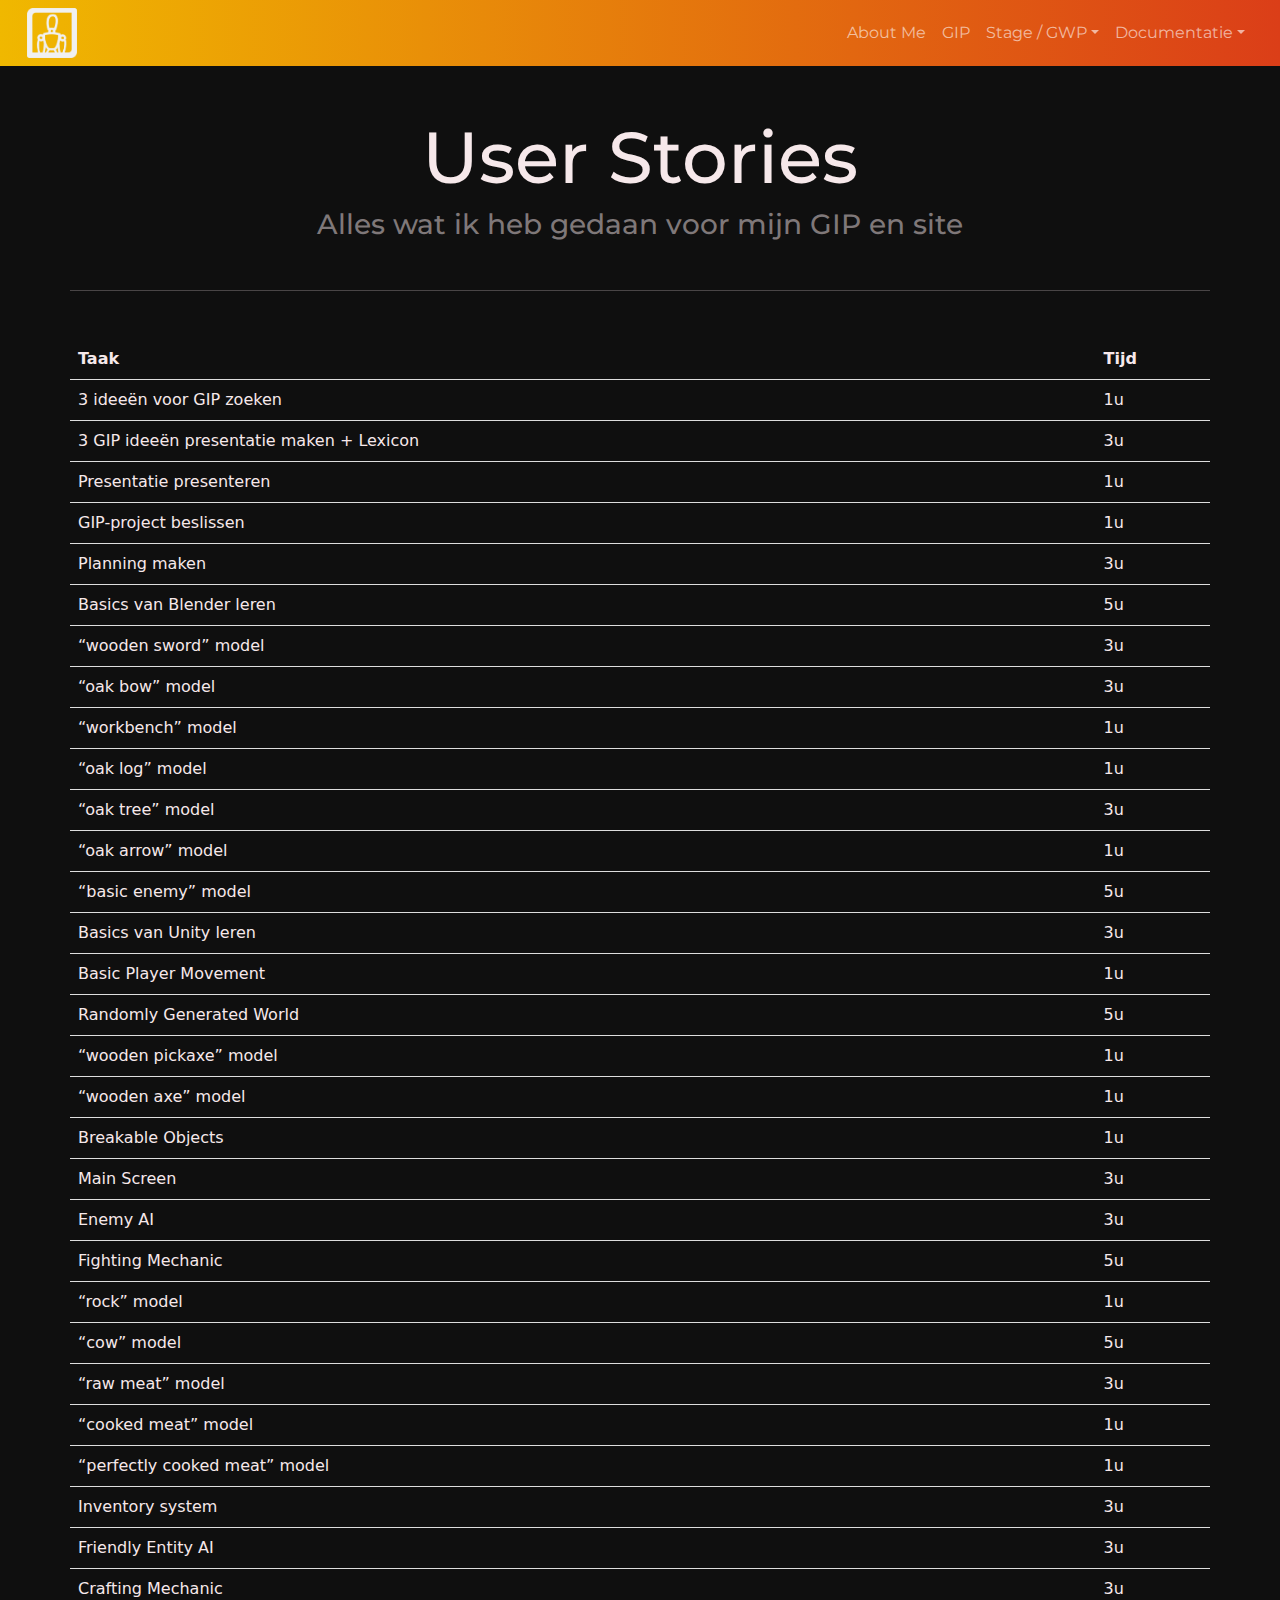
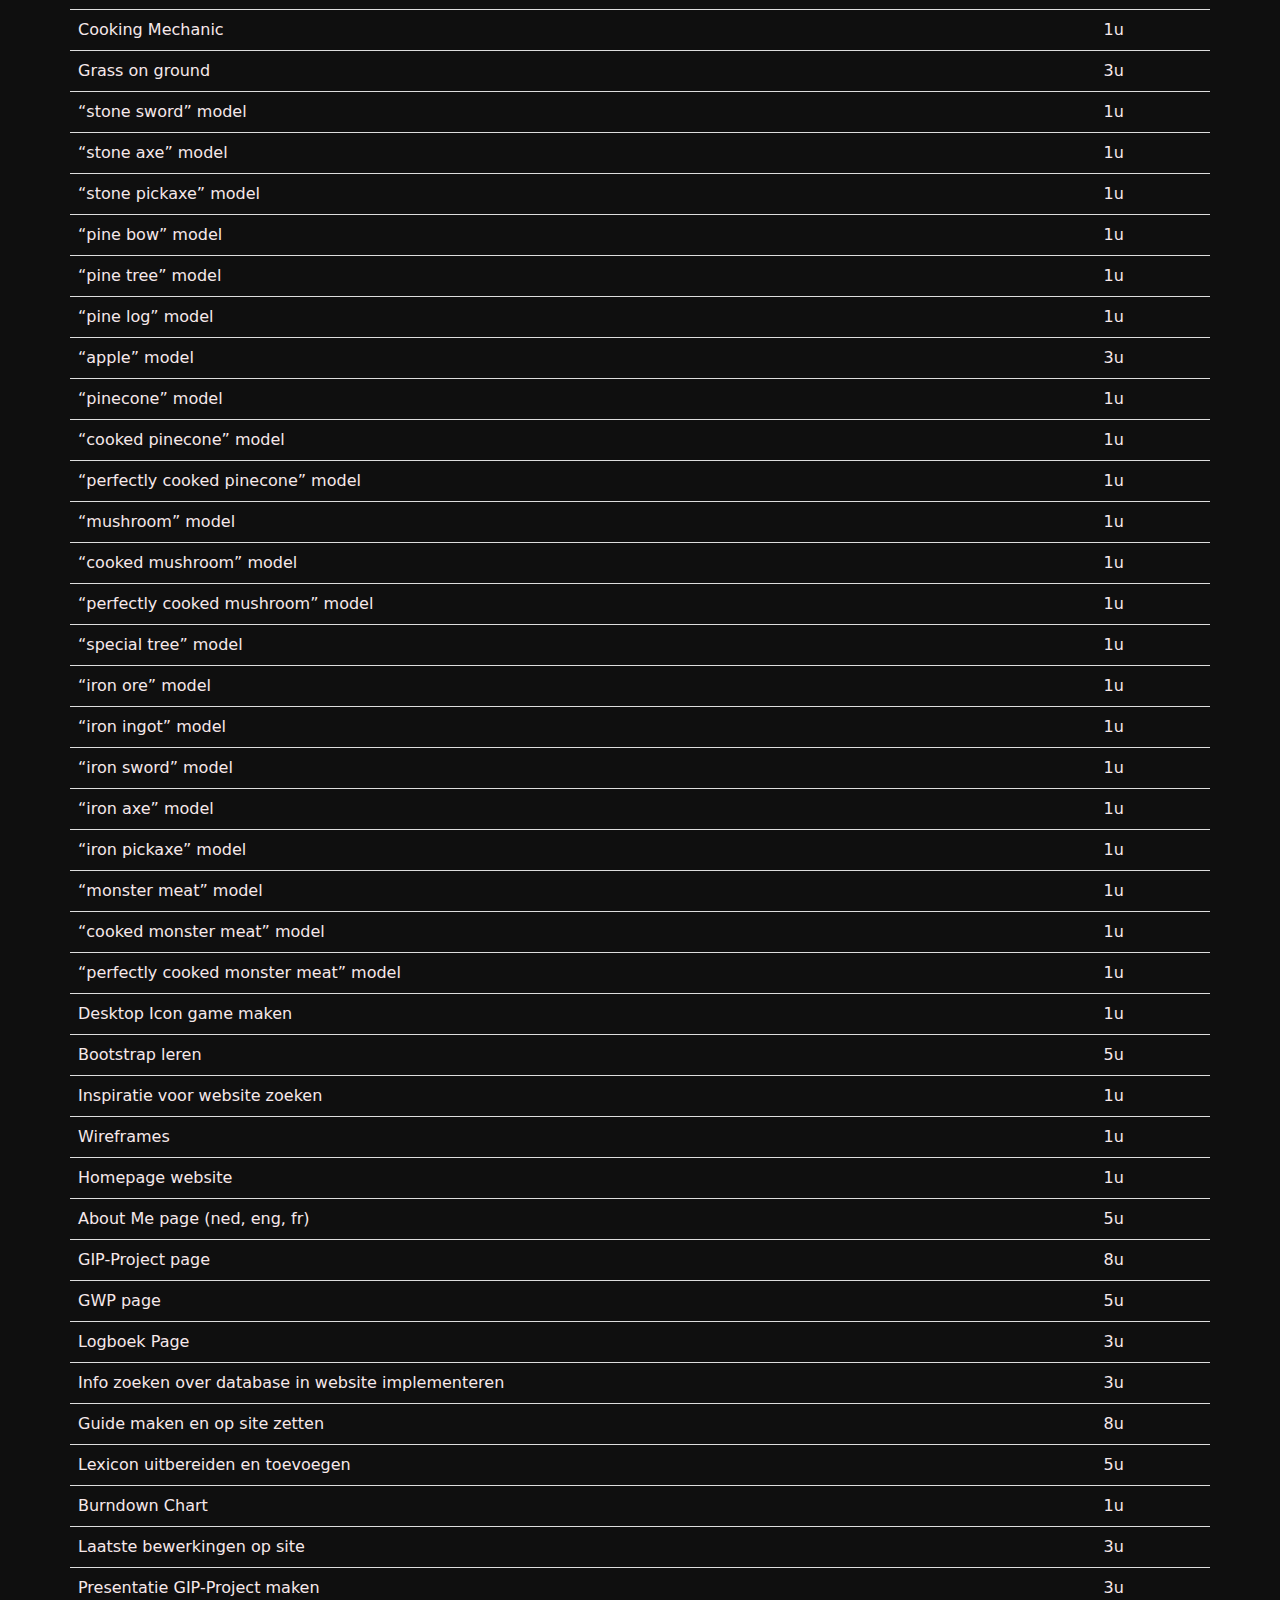
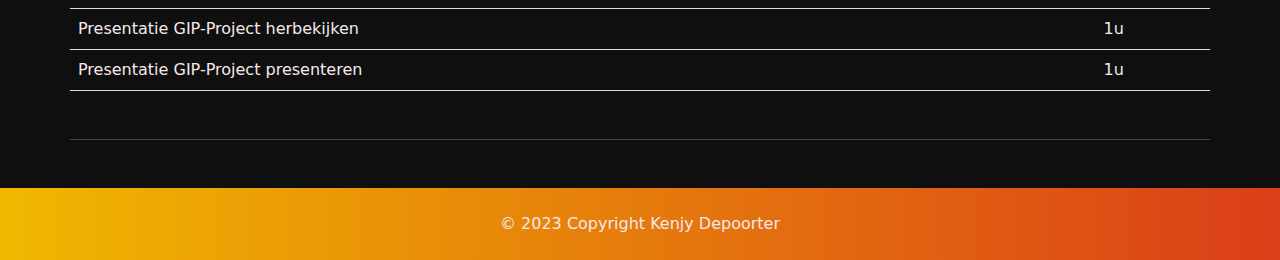
<file: userStories.html>
<!DOCTYPE html>
<html>
<head>
  <title>User Stories - Kenjy</title>
  <link rel="stylesheet" href="css/bootstrap.css">
  <link rel="stylesheet" href="css/style.css">
  <link rel="icon" href="img/logo.png" type="image/png">
</head>
<body>
  <nav class="navbar navbar-expand-lg navbar-dark">
    <div class="dropdown-nav"></div>
    <div class="container-fluid">
       <a class="nav-link" href="index.html">
          <img src="img/logo.png" alt="Logo" class="nav-img">
       </a>
       <button class="navbar-toggler" type="button" data-bs-toggle="collapse" data-bs-target="#navbarColor01" aria-controls="navbarColor01" aria-expanded="false" aria-label="Toggle navigation">
          <span class="navbar-toggler-icon"></span>
       </button>
       <div class="navbar-collapse collapse" id="navbarColor01">
          <ul class="navbar-nav ms-auto">
            <li class="nav-item active nav-margin-rest">
              <a class="nav-link" href="aboutMe.html">About Me</a>
            </li>
            <li class="nav-item active nav-margin-rest">
              <a class="nav-link" href="GIP.html">GIP</a>
            </li>
             <li class="nav-item dropdown nav-margin-rest">
              <a class="nav-link dropdown-toggle" href="#" id="navbarDropdown1" role="button" data-bs-toggle="dropdown" aria-haspopup="true" aria-expanded="false">Stage / GWP</a>
              <div class="dropdown-menu" aria-labelledby="navbarDropdown1">
                <a class="dropdown-item" href="stageVlog.html">Vlog</a>
                <a class="dropdown-item" href="stageVerslag.html">Verslag</a>
                <a class="dropdown-item" href="documenten.html">Documenten</a>
                  </div>
                  </li>
            <li class="nav-item dropdown nav-margin-rest last-nav-btn">
                <a class="nav-link dropdown-toggle" href="#" id="navbarDropdown2" role="button" data-bs-toggle="dropdown" aria-haspopup="true" aria-expanded="false">Documentatie</a>
              <div class="dropdown-menu" aria-labelledby="navbarDropdown2">
                <a class="dropdown-item" href="lexicon.html">Lexicon</a>
                <a class="dropdown-item" href="userStories.html">User Stories</a>
                <a class="dropdown-item" href="planning.html">Planning</a>
                <a class="dropdown-item" href="logboek.html">Logboek</a>
              </div>
            </li>
          </ul>
       </div>
    </div>
  </nav>
  <div class="container my-5">
    <h1 class="text-center">User Stories</h1>
    <h4 class="text-center">Alles wat ik heb gedaan voor mijn GIP en site</h4>
  </div>
  <hr class="container my-5">
  <table class="container">
    <thead>
      <tr>
        <th>Taak</th>
        <th>Tijd</th>
      </tr>
    </thead>
    <tbody>
      <tr>
        <td>3 ideeën voor GIP zoeken</td>
        <td>1u</td>
      </tr>
      <tr>
        <td>3 GIP ideeën presentatie maken + Lexicon</td>
        <td>3u</td>
      </tr>
      <tr>
        <td>Presentatie presenteren</td>
        <td>1u</td>
      </tr>
      <tr>
        <td>GIP-project beslissen</td>
        <td>1u</td>
      </tr>
      <tr>
        <td>Planning maken</td>
        <td>3u</td>
      </tr>
      <tr>
        <td>Basics van Blender leren</td>
        <td>5u</td>
      </tr>
      <tr>
        <td>“wooden sword” model</td>
        <td>3u</td>
      </tr>
      <tr>
        <td>“oak bow” model</td>
        <td>3u</td>
      </tr>
      <tr>
        <td>“workbench” model</td>
        <td>1u</td>
      </tr>
      <tr>
        <td>“oak log” model</td>
        <td>1u</td>
      </tr>
      <tr>
        <td>“oak tree” model</td>
        <td>3u</td>
      </tr>
      <tr>
        <td>“oak arrow” model</td>
        <td>1u</td>
      </tr>
      <tr>
        <td>“basic enemy” model</td>
        <td>5u</td>
      </tr>
      <tr>
        <td>Basics van Unity leren</td>
        <td>3u</td>
      </tr>
      <tr>
        <td>Basic Player Movement</td>
        <td>1u</td>
      </tr>
      <tr>
        <td>Randomly Generated World</td>
        <td>5u</td>
      </tr>
      <tr>
        <td>“wooden pickaxe” model</td>
        <td>1u</td>
      </tr>
      <tr>
        <td>“wooden axe” model</td>
        <td>1u</td>
      </tr>
      <tr>
        <td>Breakable Objects</td>
        <td>1u</td>
      </tr>
      <tr>
        <td>Main Screen</td>
        <td>3u</td>
      </tr>
      <tr>
        <td>Enemy AI</td>
        <td>3u</td>
      </tr>
      <tr>
        <td>Fighting Mechanic</td>
        <td>5u</td>
      </tr>
      <tr>
        <td>“rock” model</td>
        <td>1u</td>
      </tr>
      <tr>
        <td>“cow” model</td>
        <td>5u</td>
      </tr>
      <tr>
        <td>“raw meat” model</td>
        <td>3u</td>
      </tr>
      <tr>
        <td>“cooked meat” model</td>
        <td>1u</td>
      </tr>
      <tr>
        <td>“perfectly cooked meat” model</td>
        <td>1u</td>
      </tr>
      <tr>
        <td>Inventory system</td>
        <td>3u</td>
      </tr>
      <tr>
        <td>Friendly Entity AI</td>
        <td>3u</td>
      </tr>
      <tr>
        <td>Crafting Mechanic</td>
        <td>3u</td>
      </tr>
      <tr>
        <td>Cooking Mechanic</td>
        <td>1u</td>
      </tr>
      <tr>
        <td>Grass on ground</td>
        <td>3u</td>
      </tr>
      <tr>
        <td>“stone sword” model</td>
        <td>1u</td>
      </tr>
      <tr>
        <td>“stone axe” model</td>
        <td>1u</td>
      </tr>
      <tr>
        <td>“stone pickaxe” model</td>
        <td>1u</td>
      </tr>
      <tr>
        <td>“pine bow” model</td>
        <td>1u</td>
      </tr>
      <tr>
        <td>“pine tree” model</td>
        <td>1u</td>
      </tr>
      <tr>
        <td>“pine log” model</td>
        <td>1u</td>
      </tr>
      <tr>
        <td>“apple” model</td>
        <td>3u</td>
      </tr>
      <tr>
        <td>“pinecone” model</td>
        <td>1u</td>
      </tr>
      <tr>
        <td>“cooked pinecone” model</td>
        <td>1u</td>
      </tr>
      <tr>
        <td>“perfectly cooked pinecone” model</td>
        <td>1u</td>
      </tr>
      <tr>
        <td>“mushroom” model</td>
        <td>1u</td>
      </tr>
      <tr>
        <td>“cooked mushroom” model</td>
        <td>1u</td>
      </tr>
      <tr>
        <td>“perfectly cooked mushroom” model</td>
        <td>1u</td>
      </tr>
      <tr>
        <td>“special tree” model</td>
        <td>1u</td>
      </tr>
      <tr>
        <td>“iron ore” model</td>
        <td>1u</td>
      </tr>
      <tr>
        <td>“iron ingot” model</td>
        <td>1u</td>
      </tr>
      <tr>
        <td>“iron sword” model</td>
        <td>1u</td>
      </tr>
      <tr>
        <td>“iron axe” model</td>
        <td>1u</td>
      </tr>
      <tr>
        <td>“iron pickaxe” model</td>
        <td>1u</td>
      </tr>
      <tr>
        <td>“monster meat” model</td>
        <td>1u</td>
      </tr>
      <tr>
        <td>“cooked monster meat” model</td>
        <td>1u</td>
      </tr>
      <tr>
        <td>“perfectly cooked monster meat” model</td>
        <td>1u</td>
      </tr>
      <tr>
        <td>Desktop Icon game maken</td>
        <td>1u</td>
      </tr>
      <tr>
        <td>Bootstrap leren</td>
        <td>5u</td>
      </tr>
      <tr>
        <td>Inspiratie voor website zoeken</td>
        <td>1u</td>
      </tr>
      <tr>
        <td>Wireframes</td>
        <td>1u</td>
      </tr>
      <tr>
        <td>Homepage website</td>
        <td>1u</td>
      </tr>
      <tr>
        <td>About Me page (ned, eng, fr)</td>
        <td>5u</td>
      </tr>
      <tr>
        <td>GIP-Project page</td>
        <td>8u</td>
      </tr>
      <tr>
        <td>GWP page</td>
        <td>5u</td>
      </tr>
      <tr>
        <td>Logboek Page</td>
        <td>3u</td>
      </tr>
      <tr>
        <td>Info zoeken over database in website implementeren</td>
        <td>3u</td>
      </tr>
      <tr>
        <td>Guide maken en op site zetten</td>
        <td>8u</td>
      </tr>
      <tr>
        <td>Lexicon uitbereiden en toevoegen</td>
        <td>5u</td>
      </tr>
      <tr>
        <td>Burndown Chart</td>
        <td>1u</td>
      </tr>
      <tr>
        <td>Laatste bewerkingen op site</td>
        <td>3u</td>
      </tr>
      <tr>
        <td>Presentatie GIP-Project maken</td>
        <td>3u</td>
      </tr>
      <tr>
        <td>Presentatie GIP-Project herbekijken</td>
        <td>1u</td>
      </tr>
      <tr>
        <td>Presentatie GIP-Project presenteren</td>
        <td>1u</td>
      </tr>
    </tbody>
  </table> 
        <hr class="container my-5">
        <footer class="py-4 text-center text-white">
          <p>&copy; 2023 Copyright Kenjy Depoorter</p>
        </footer>
    <script src="https://code.jquery.com/jquery-3.6.0.min.js"></script>
    <script src="https://cdn.jsdelivr.net/npm/bootstrap@5.0.0/dist/js/bootstrap.min.js"></script>
    <script src="https://stackpath.bootstrapcdn.com/bootstrap/4.5.2/js/bootstrap.min.js"></script>
  </body>
</html>
</file>
<file: css/style.css>
html, body {
  background-color: #0F0F0F;
  color: #F6E8EA;
  --bs-link-color: #f0b800;
  --bs-link-hover-color: #c09300;
}

::-webkit-scrollbar {
  width: 10px;
  height: 10px;
}

::-webkit-scrollbar-track {
  background-color: #252525;
}

::-webkit-scrollbar-thumb {
  background-color: #6c6c6c;
}

::-webkit-scrollbar-thumb:hover {
  background-color: #484848;
}

nav {
  background-image: linear-gradient(to right, #f0b800, #db3e18);
}

footer {
  display: flex;
  align-items: center;
  justify-content: center;
  background-image: linear-gradient(to right, #f0b800, #db3e18);
  padding: 1rem;
}

footer p {
  margin: 0;
  color: #F6E8EA;
}

hr {
  color: #F6E8EA;
}

h1, h3, h4, h5, h6 {
  color: #F6E8EA;
}

h1 {
  font-size: 72px;
}

h2 {
  font-size: 48px;
}

h3 {
  font-size: 36px;
  
}

h4 {
  font-size: 28px;
  color: #7f7879;
}

img {
  border-radius: 5%;
}

.language-picker {
  display: inline-block;
  vertical-align: middle;
}

.language-picker ul {
  list-style: none;
  margin: 0;
  padding: 0;
  display: flex;
}

.language-picker li {
  padding-left: 10px;
  padding-right: 10px;
}

.language-picker a {
  text-decoration: none;
  display: inline-block;
  border-radius: 25px;
  padding: 15px 25px;
  text-align: center;
  background-image: linear-gradient(to right, #f0b800, #db3e18);
  background-size: 100% auto;
  transition: all 0.5s;
  display: inline-block;
  color: #F6E8EA;
  background-color: #f0b800;
  border: none;
  padding: 10px 20px;
  cursor: pointer;
}

.language-picker a:hover {
  background-color: #DB3E18;
  border-color: #DB3E18;
  color: #F6E8EA;
  transform: scale(1.15);
}

.language-picker a.active {
  background-color: #f0b800;
  color: #F6E8EA;
  background-image: linear-gradient(to right, #f0b800, #db3e18);
}

.language-picker img {
  margin-right: 5px;
  width: 50px;
  height: 30px;
}


.bg-primary {
  --bs-bg-opacity: 1;
  background-color: rgba(var(--bs-primary-rgb), var(--bs-bg-opacity)) !important;
}

.last-nav-btn {
  margin-right: 15px;
}

.btn-primary {
  display: inline-block;
  border-radius: 25px;
  padding: 15px 25px;
  text-align: center;
  background-image: linear-gradient(to right, #f0b800, #db3e18);
  background-size: 100% auto;
  transition: all 0.5s;
  display: inline-block;
  background-color: #f0b800;
  border: none;
  padding: 10px 20px;
  cursor: pointer;
}

.btn-primary:hover {
  background-color: #DB3E18;
  border-color: #DB3E18;
  transform: scale(1.15);
}

.dropdown-menu {
  --bs-dropdown-link-hover-bg: #f0b800;
  --bs-dropdown-link-active-bg: #c09300;
}

.nav-img {
  width: 50px;
  height: 50px;
  transition: all 0.5s ease-in-out;
}

.nav-img:hover {
  transform: scale(1.08);
  filter: invert(100%);
}

.nav-margin {
  margin-left: 15px;
  margin-top: 5px;
  margin-bottom: 5px;
}

.dropdown-nav {
  margin-left: 15px;
}

.nav-margin-rest {
  margin-top: 5px;
  margin-bottom: 5px;
}

.home-btn-size {
  width: auto;
  height: auto;
  min-width: 180px;
  font-size: 1rem;
}

@media (max-width: 768px) {
  /* Styles for screens smaller than 768px */
  .home-btn-size {
    width: 120px;
    height: auto;
    min-width: 100px;
    min-height: 65px;
    font-size: 0.75rem;
  }
}

@media (max-width: 576px) {
  /* Styles for screens smaller than 576px */
  .home-btn-size {
    width: 100px;
    height: auto;
    min-height: 65px;
    font-size: 0.6rem;
  }
}

.img-size {
  width: 75%;
  height: 100%;
}

.first-foot-img {
  width: 32px;
  height: 32px;
  margin-left: 3.5%;
}

.footer-img-size {
  width: 32px;
  height: 32px;
  margin-left: 2%;
}

.align-items-center {
  display: flex;
  align-items: center;
  justify-content: center;
}

.row {
    margin-left: 10%;
    margin-right: 10%;
}

.row-doc {
  margin-left: 10%;
  margin-right: 10%;
}

.aboutWidth {
  width: 70%;
  max-width: 400px;
  margin: auto;
}

.aboutImg {
  margin-bottom: 10px;
}

.center-about {
  display: flex;
  justify-content: center;
  align-items: center;
  margin: auto;
  text-align: center;
}

.carousel-size {
  width: 50%;
  margin-left: 15%;
}

.carousel-size-step {
  width: 300px; /* Set the default width */
  height: 300px; /* Set the default height */
  object-fit: cover; /* Adjust the image aspect ratio */
}

/* Media query for smaller screens */
@media (max-width: 768px) {
  .carousel-size-step {
    width: 200px; /* Set the smaller width */
    height: 200px; /* Set the smaller height */
  }
}

/* Media query for even smaller screens */
@media (max-width: 576px) {
  .carousel-size-step {
    width: 150px; /* Set the even smaller width */
    height: 150px; /* Set the even smaller height */
  }
}

.carousel-control-prev-icon,
.carousel-control-next-icon {
  opacity: 0.7;
  background-color: rgb(31, 31, 31);
  width: 50px;
  height: 50px;
  border-radius: 25px;
}

.my-6 {
  margin-top: 5rem !important;
  margin-bottom: 5rem !important;
}

.my-7 {
  margin-top: 7.5rem !important;
  margin-bottom: 7.5rem !important;
}

.col-sm-7-5 {
  flex: 0 0 auto;
  width: 61%;
}

.btn-image {
  display: inline-flex;
  align-items: center;
  justify-content: center;
  width: 60%;
  height: 100px;
  background-color: #333;
  color: #fff;
  border: none;
  border-radius: 5px;
  cursor: pointer;
}

.btn-image img {
  width: 80px;
  height: 80px;
  margin-right: 10px;
  align-self: left;
}

.verslagTitle {
  margin-bottom: 30px;
}

.word {
  width: 80%;
  height: 572px;
}

.trailer {
  width: 80%;
  height: 600px;
}

.verslagImg {
  width: 40%;
}

.py-6 {
  padding-top: 5rem !important;
  padding-bottom: 5rem !important;
}

.card-container {
  gap: 20px;
  display: flex;
  flex-wrap: wrap;
  justify-content: space-between;
  flex-direction: column;
  align-items: center;
  height: 100%;
  border: none;
}

.card {
  position: relative;
  width: 489px;
  height: 489px;
  perspective: 1000px;
  cursor: pointer;
  transition: transform 0.6s;
  transform-style: preserve-3d;
  border-radius: 25px;
  border: none;
}

.card:hover {
  transform: rotateY(180deg);
  border: none;
}

.card .front,
.card .back {
  position: absolute;
  width: 100%;
  height: 100%;
  backface-visibility: hidden;
  border-radius: 21px;
  border: none;
}

.card .front {
  display: flex;
  justify-content: center;
  align-items: center;
  border: none;
}

.card .back {
  display: flex;
  justify-content: center;
  align-items: center;
  background-image: linear-gradient(to right, #f0b800, #db3e18);
  transform: rotateY(180deg);
  border: none;
}

.card .back p {
  padding: 10px;
  color: white;
  border: none;
}

.card img {
  height: 101%;
  width: 101%;
  object-fit: cover;
  border: none;
}

.card p {
  text-align: center;
}

table {
  border-collapse: collapse;
  width: 100%;
}

th, td {
  text-align: left;
  padding: 8px;
  border-bottom: 1px solid #ddd;
}

.verblijf {
  max-width: 60%;
}

.linkie {
  text-decoration: none;
}

.stepSize {
  font-size: 48px;
}

.werkImg {
  width: 50%;
}

.btn-image:last-child:hover,
    .btn-image:last-child:focus {
      transform: scale(1.05);
      transition: transform 0.5s;
    }

    .content-item {
      display: flex;
      flex-direction: row;
      align-items: center;
    }
    
    .text-container {
      flex: 1;
      padding-right: 50px;
      padding-left: 50px;
    }
    
    .content-item img {
      width: 300px; /* Set the default width */
      height: 300px; /* Set the default height */
      object-fit: cover; /* Adjust the image aspect ratio */
      margin-bottom: 25px;
    }
    
    /* Media query for smaller screens */
    @media (max-width: 768px) {
      .content-item img {
        width: 200px; /* Set the smaller width */
        height: 200px; /* Set the smaller height */
        margin-bottom: 15px;
      }
    }
    
    /* Media query for even smaller screens */
    @media (max-width: 576px) {
      .content-item img {
        width: 150px; /* Set the even smaller width */
        height: 150px; /* Set the even smaller height */
        margin-bottom: 10px;
      }
    }

@media (min-width: 0px) {
  /* Styles for screens larger than or equal to 576px */
  .card {
    width: 400px;
    height: 400px;
  }
}

@media (min-width: 576px) {
  /* Styles for screens larger than or equal to 576px */
  .card {
    width: 220px;
    height: 220px;
  }

  .card .back p {
    font-size: 8px;
  }
}

@media (min-width: 700px) {
  /* Styles for screens larger than or equal to 768px */
  .card {
    width: 250px;
    height: 250px;
  }

  .card .back p {
    font-size: 10px;
  }
}

@media (min-width: 1100px) {
  /* Styles for screens larger than or equal to 992px */
  .card {
    width: 270px;
    height: 270px;
  }

  .card .back p {
    font-size: 11px;
  }
}

@media (min-width: 1200px) {
  /* Styles for screens larger than or equal to 1200px */
  .card {
    width: 300px;
    height: 300px;
  }

  .card .back p {
    font-size: 12px;
  }
}

@media (min-width: 1400px) {
  /* Styles for screens larger than or equal to 1200px */
  .card {
    width: 360px;
    height: 360px;
  }

  .card .back p {
    font-size: 14px;
  }
}

@media (min-width: 1700px) {
  /* Styles for screens larger than or equal to 1200px */
  .card {
    width: 440px;
    height: 440px;
  }

  .card .back p {
    font-size: 16px;
  }
}
</file>
